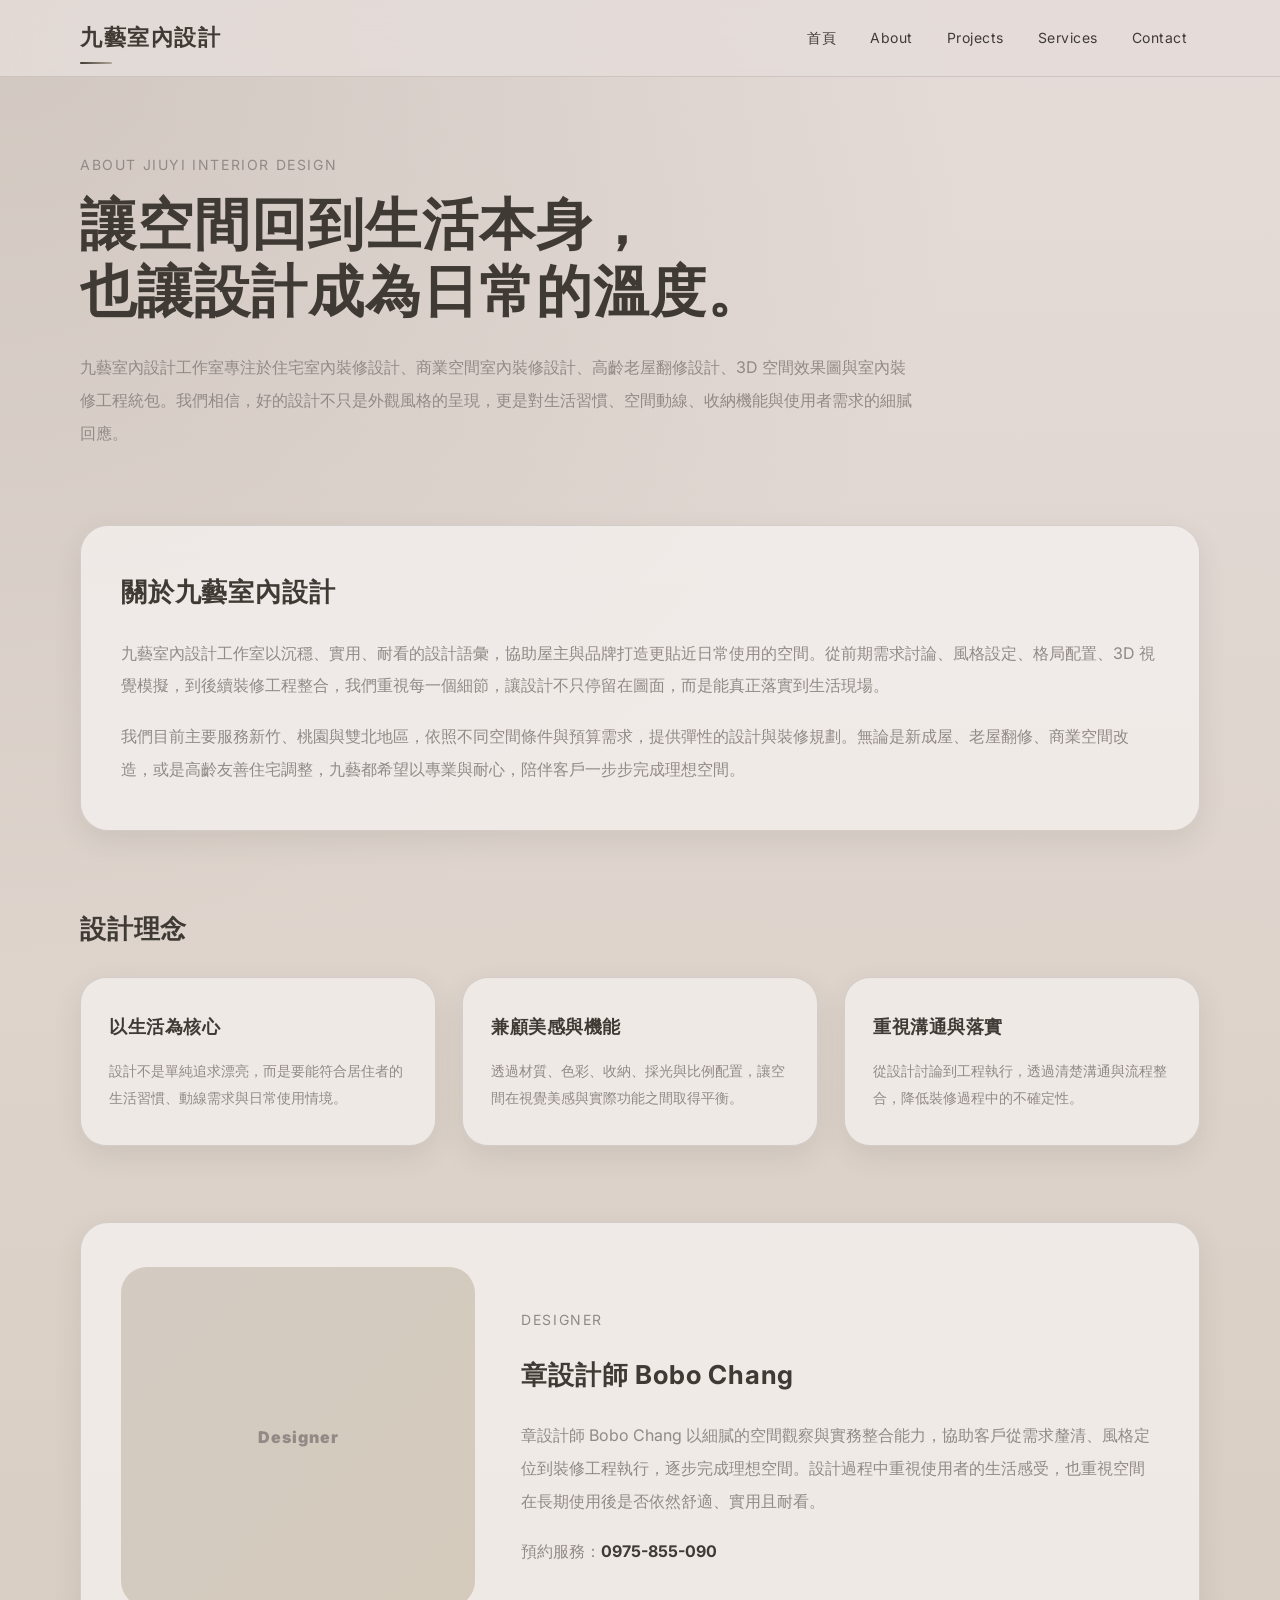
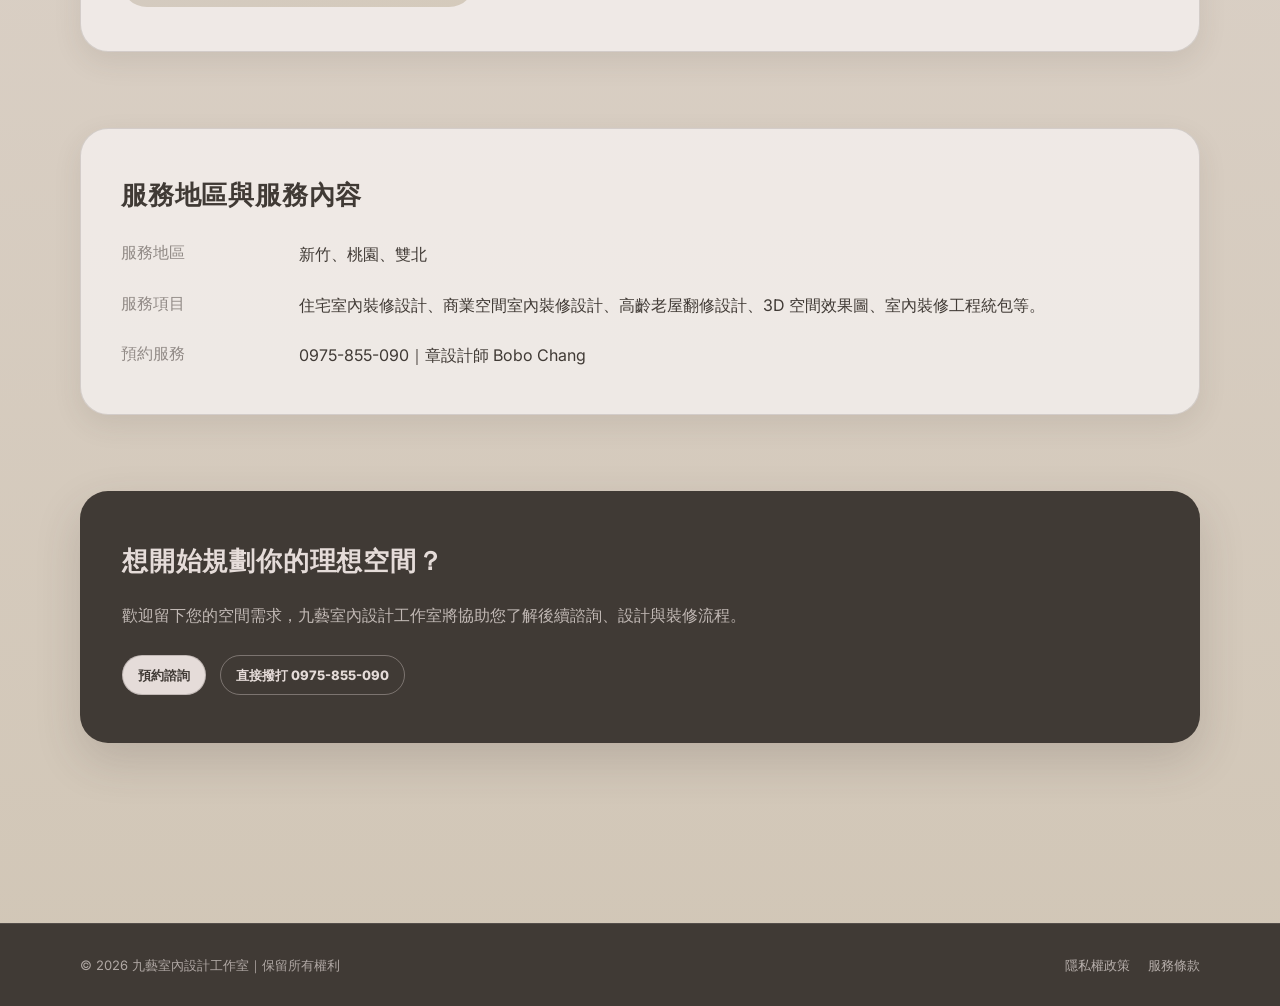
<file: page/about.html>
<!doctype html>
<html lang="zh-Hant">
<head>
  <meta charset="utf-8" />
  <meta name="viewport" content="width=device-width,initial-scale=1" />

  <link href="https://fonts.googleapis.com/css2?family=Inter:wght@400;600;700;800;900&display=swap" rel="stylesheet">

  <title>About｜九藝室內設計工作室</title>

  <link rel="stylesheet" href="../asset/style.css" />
  <link rel="stylesheet" href="../asset/about.css" />
</head>

<body>
  <!-- Header -->
  <header class="site-header">
    <div class="nav-inner">
      <a href="../index.html" class="logo">九藝室內設計</a>

      <nav class="nav-links">
        <a href="../index.html">首頁</a>
        <a href="about.html">About</a>
        <a href="projects.html">Projects</a>
        <a href="services.html">Services</a>
        <a href="contact.html">Contact</a>
      </nav>
    </div>
  </header>

  <!-- Main -->
  <main class="about-page">

    <!-- About Hero -->
    <section class="about-section about-hero">
      <p class="about-label">ABOUT JIUYI INTERIOR DESIGN</p>

      <h1 class="about-title">
        讓空間回到生活本身，<br>
        也讓設計成為日常的溫度。
      </h1>

      <p class="about-desc">
        九藝室內設計工作室專注於住宅室內裝修設計、商業空間室內裝修設計、高齡老屋翻修設計、3D 空間效果圖與室內裝修工程統包。我們相信，好的設計不只是外觀風格的呈現，更是對生活習慣、空間動線、收納機能與使用者需求的細膩回應。
      </p>
    </section>

    <!-- Studio Intro -->
    <section class="about-section about-card">
      <h2>關於九藝室內設計</h2>

      <p>
        九藝室內設計工作室以沉穩、實用、耐看的設計語彙，協助屋主與品牌打造更貼近日常使用的空間。從前期需求討論、風格設定、格局配置、3D 視覺模擬，到後續裝修工程整合，我們重視每一個細節，讓設計不只停留在圖面，而是能真正落實到生活現場。
      </p>

      <p>
        我們目前主要服務新竹、桃園與雙北地區，依照不同空間條件與預算需求，提供彈性的設計與裝修規劃。無論是新成屋、老屋翻修、商業空間改造，或是高齡友善住宅調整，九藝都希望以專業與耐心，陪伴客戶一步步完成理想空間。
      </p>
    </section>

    <!-- Design Philosophy -->
    <section class="about-section">
      <h2 class="about-section-title">設計理念</h2>

      <div class="about-grid-3">
        <article class="about-mini-card">
          <h3>以生活為核心</h3>
          <p>
            設計不是單純追求漂亮，而是要能符合居住者的生活習慣、動線需求與日常使用情境。
          </p>
        </article>

        <article class="about-mini-card">
          <h3>兼顧美感與機能</h3>
          <p>
            透過材質、色彩、收納、採光與比例配置，讓空間在視覺美感與實際功能之間取得平衡。
          </p>
        </article>

        <article class="about-mini-card">
          <h3>重視溝通與落實</h3>
          <p>
            從設計討論到工程執行，透過清楚溝通與流程整合，降低裝修過程中的不確定性。
          </p>
        </article>
      </div>
    </section>

    <!-- Designer -->
    <section class="about-section about-card">
      <div class="about-designer">
        <div class="about-designer-photo">
          Designer
        </div>

        <div class="about-designer-info">
          <p class="about-label">DESIGNER</p>

          <h2>章設計師 Bobo Chang</h2>

          <p>
            章設計師 Bobo Chang 以細膩的空間觀察與實務整合能力，協助客戶從需求釐清、風格定位到裝修工程執行，逐步完成理想空間。設計過程中重視使用者的生活感受，也重視空間在長期使用後是否依然舒適、實用且耐看。
          </p>

          <p>
            預約服務：<strong>0975-855-090</strong>
          </p>
        </div>
      </div>
    </section>

    <!-- Service Area -->
    <section class="about-section about-card">
      <h2>服務地區與服務內容</h2>

      <div class="about-info-grid">
        <div class="about-info-label">服務地區</div>
        <div class="about-info-value">新竹、桃園、雙北</div>

        <div class="about-info-label">服務項目</div>
        <div class="about-info-value">
          住宅室內裝修設計、商業空間室內裝修設計、高齡老屋翻修設計、3D 空間效果圖、室內裝修工程統包等。
        </div>

        <div class="about-info-label">預約服務</div>
        <div class="about-info-value">
          0975-855-090｜章設計師 Bobo Chang
        </div>
      </div>
    </section>

    <!-- CTA -->
    <section class="about-section about-cta">
      <h2>想開始規劃你的理想空間？</h2>

      <p>
        歡迎留下您的空間需求，九藝室內設計工作室將協助您了解後續諮詢、設計與裝修流程。
      </p>

      <div class="about-actions">
        <a href="contact.html" class="btn-primary">
          預約諮詢
        </a>

        <a href="tel:0975855090" class="btn-outline">
          直接撥打 0975-855-090
        </a>
      </div>
    </section>

  </main>

  <!-- Footer -->
  <footer>
    <div class="footer-content">
      <div>© 2026 九藝室內設計工作室｜保留所有權利</div>

      <div>
        <a href="privacy.html">隱私權政策</a>
        <a href="service.html">服務條款</a>
      </div>
    </div>
  </footer>
</body>
</html>
</file>
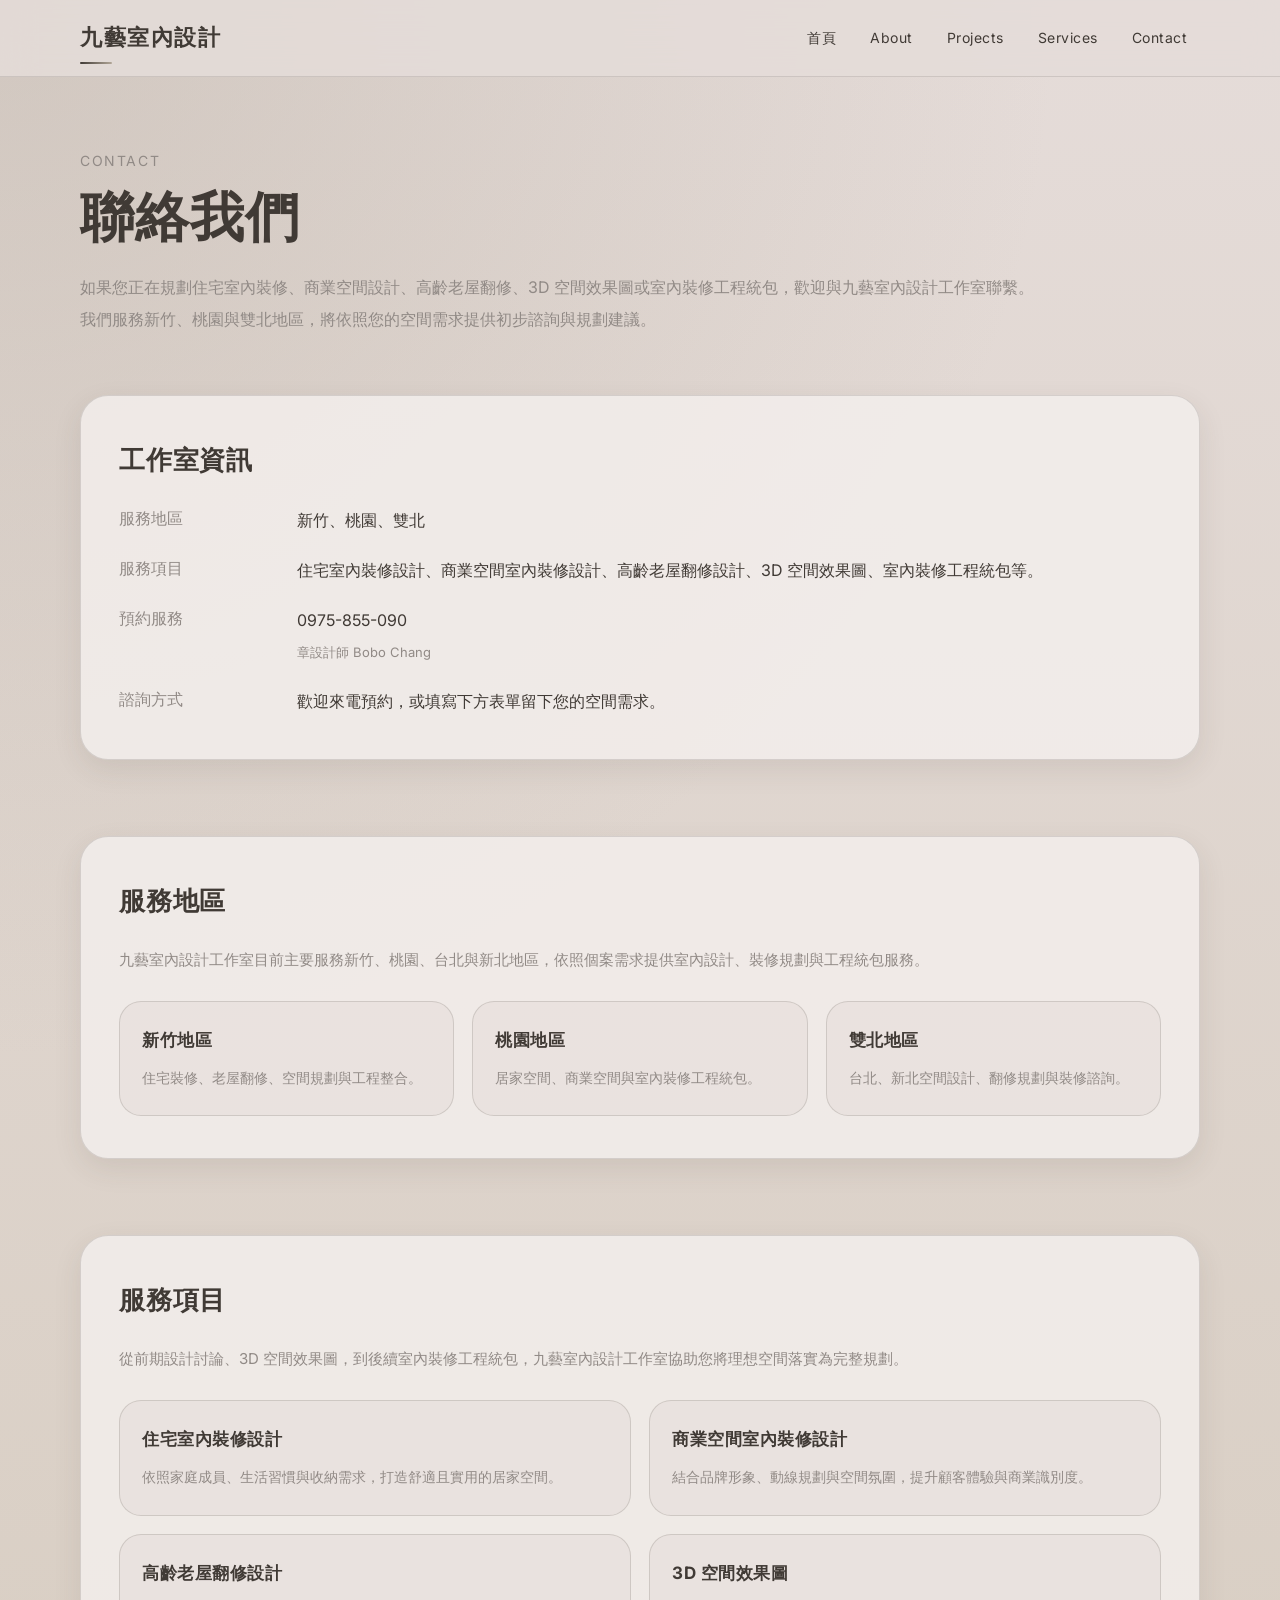
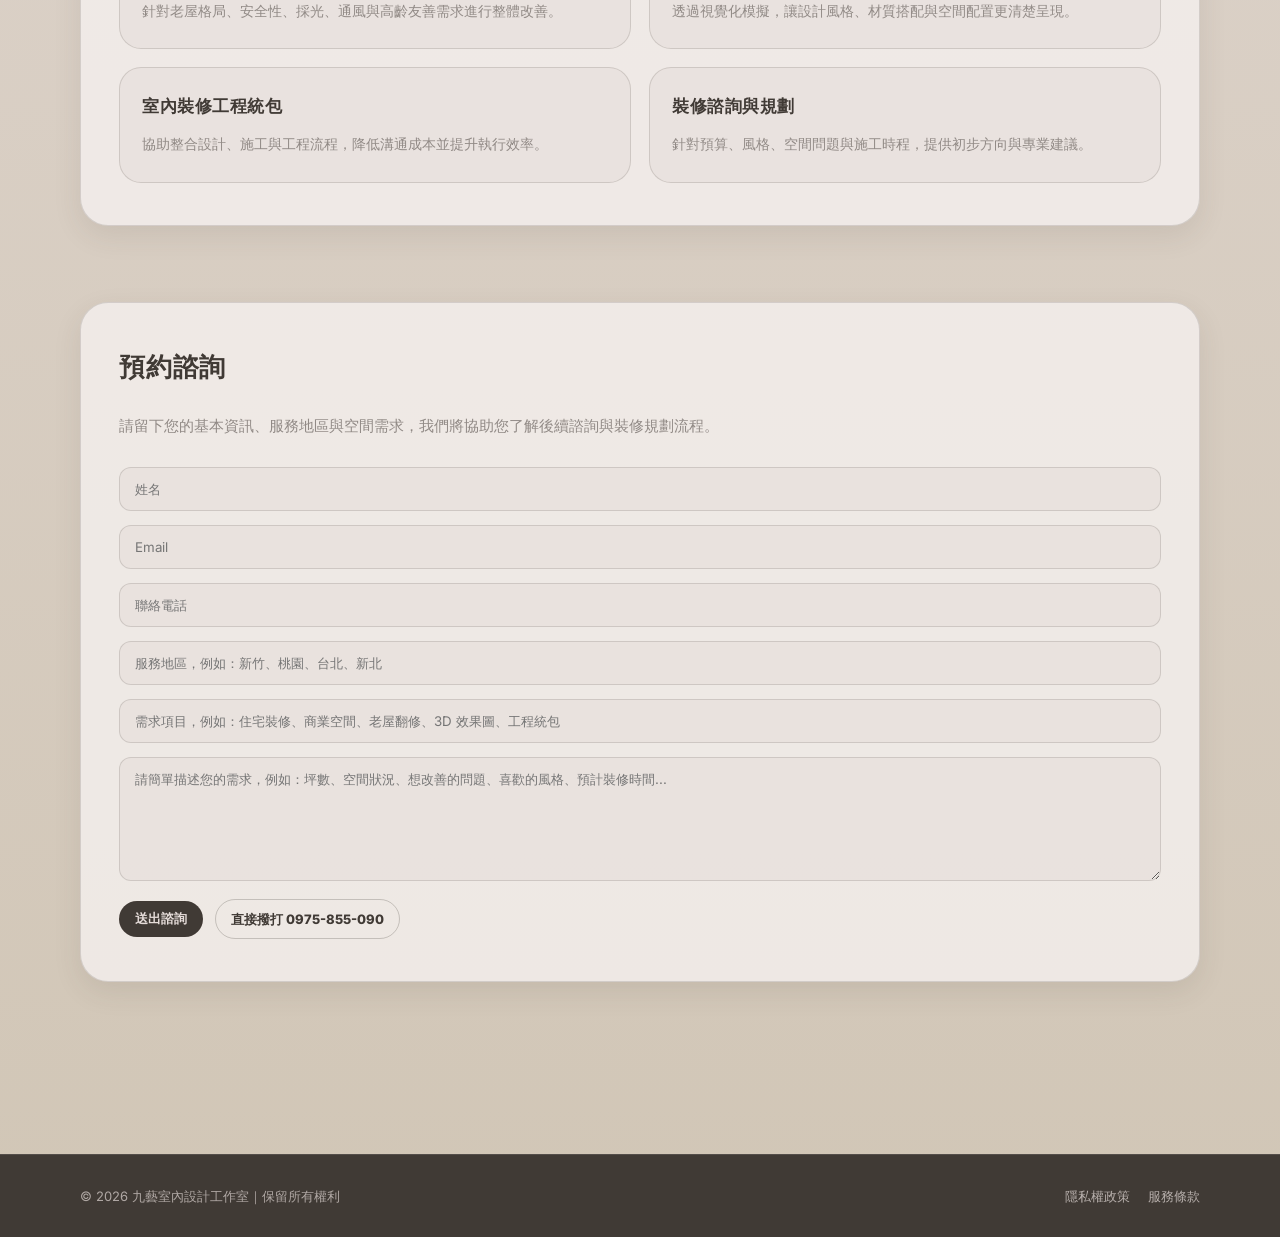
<file: page/contact.html>
<!DOCTYPE html>
<html lang="zh-Hant">
<head>
  <meta charset="UTF-8" />
  <meta name="viewport" content="width=device-width, initial-scale=1.0" />

  <link href="https://fonts.googleapis.com/css2?family=Inter:wght@400;600;700;800;900&display=swap" rel="stylesheet">

  <title>Contact｜九藝室內設計工作室</title>

  <link rel="stylesheet" href="../asset/style.css" />
  <link rel="stylesheet" href="../asset/contact.css" />
</head>

<body>
  <!-- Header -->
  <header class="site-header">
    <div class="nav-inner">
      <a href="../index.html" class="logo">九藝室內設計</a>

      <nav class="nav-links">
        <a href="../index.html">首頁</a>
        <a href="about.html">About</a>
        <a href="projects.html">Projects</a>
        <a href="services.html">Services</a>
        <a href="contact.html">Contact</a>
      </nav>
    </div>
  </header>

  <main class="contact-page">

    <!-- Page Header -->
    <section class="contact-hero">
      <p class="contact-label">Contact</p>

      <h1 class="contact-title">聯絡我們</h1>

      <p class="contact-desc">
        如果您正在規劃住宅室內裝修、商業空間設計、高齡老屋翻修、3D 空間效果圖或室內裝修工程統包，歡迎與九藝室內設計工作室聯繫。<br>
        我們服務新竹、桃園與雙北地區，將依照您的空間需求提供初步諮詢與規劃建議。
      </p>
    </section>

    <!-- Studio Info -->
    <section class="contact-section contact-card">
      <h2>工作室資訊</h2>

      <div class="contact-info-grid">
        <div class="contact-info-label">服務地區</div>
        <div class="contact-info-value">新竹、桃園、雙北</div>

        <div class="contact-info-label">服務項目</div>
        <div class="contact-info-value">
          住宅室內裝修設計、商業空間室內裝修設計、高齡老屋翻修設計、3D 空間效果圖、室內裝修工程統包等。
        </div>

        <div class="contact-info-label">預約服務</div>
        <div class="contact-info-value">
          0975-855-090<br>
          <span>章設計師 Bobo Chang</span>
        </div>

        <div class="contact-info-label">諮詢方式</div>
        <div class="contact-info-value">
          歡迎來電預約，或填寫下方表單留下您的空間需求。
        </div>
      </div>
    </section>

    <!-- Service Area -->
    <section class="contact-section contact-card">
      <h2>服務地區</h2>

      <p class="contact-section-desc">
        九藝室內設計工作室目前主要服務新竹、桃園、台北與新北地區，依照個案需求提供室內設計、裝修規劃與工程統包服務。
      </p>

      <div class="contact-area-grid">
        <article class="contact-mini-card">
          <h3>新竹地區</h3>
          <p>住宅裝修、老屋翻修、空間規劃與工程整合。</p>
        </article>

        <article class="contact-mini-card">
          <h3>桃園地區</h3>
          <p>居家空間、商業空間與室內裝修工程統包。</p>
        </article>

        <article class="contact-mini-card">
          <h3>雙北地區</h3>
          <p>台北、新北空間設計、翻修規劃與裝修諮詢。</p>
        </article>
      </div>
    </section>

    <!-- Services -->
    <section class="contact-section contact-card">
      <h2>服務項目</h2>

      <p class="contact-section-desc">
        從前期設計討論、3D 空間效果圖，到後續室內裝修工程統包，九藝室內設計工作室協助您將理想空間落實為完整規劃。
      </p>

      <div class="contact-service-grid">
        <article class="contact-mini-card">
          <h3>住宅室內裝修設計</h3>
          <p>依照家庭成員、生活習慣與收納需求，打造舒適且實用的居家空間。</p>
        </article>

        <article class="contact-mini-card">
          <h3>商業空間室內裝修設計</h3>
          <p>結合品牌形象、動線規劃與空間氛圍，提升顧客體驗與商業識別度。</p>
        </article>

        <article class="contact-mini-card">
          <h3>高齡老屋翻修設計</h3>
          <p>針對老屋格局、安全性、採光、通風與高齡友善需求進行整體改善。</p>
        </article>

        <article class="contact-mini-card">
          <h3>3D 空間效果圖</h3>
          <p>透過視覺化模擬，讓設計風格、材質搭配與空間配置更清楚呈現。</p>
        </article>

        <article class="contact-mini-card">
          <h3>室內裝修工程統包</h3>
          <p>協助整合設計、施工與工程流程，降低溝通成本並提升執行效率。</p>
        </article>

        <article class="contact-mini-card">
          <h3>裝修諮詢與規劃</h3>
          <p>針對預算、風格、空間問題與施工時程，提供初步方向與專業建議。</p>
        </article>
      </div>
    </section>

    <!-- Contact Form -->
    <section class="contact-section contact-card">
      <h2>預約諮詢</h2>

      <p class="contact-section-desc">
        請留下您的基本資訊、服務地區與空間需求，我們將協助您了解後續諮詢與裝修規劃流程。
      </p>

      <form class="contact-form" action="#">
        <input type="text" placeholder="姓名" />
        <input type="email" placeholder="Email" />
        <input type="tel" placeholder="聯絡電話" />
        <input type="text" placeholder="服務地區，例如：新竹、桃園、台北、新北" />
        <input type="text" placeholder="需求項目，例如：住宅裝修、商業空間、老屋翻修、3D 效果圖、工程統包" />

        <textarea
          rows="6"
          placeholder="請簡單描述您的需求，例如：坪數、空間狀況、想改善的問題、喜歡的風格、預計裝修時間..."
        ></textarea>

        <div class="contact-actions">
          <button type="button" class="btn-primary">
            送出諮詢
          </button>

          <a href="tel:0975855090" class="btn-outline">
            直接撥打 0975-855-090
          </a>
        </div>
      </form>
    </section>
  </main>

  <!-- Footer -->
  <footer>
    <div class="footer-content">
      <p>© 2026 九藝室內設計工作室｜保留所有權利</p>
      <div>
        <a href="privacy.html">隱私權政策</a>
        <a href="service.html">服務條款</a>
      </div>
    </div>
  </footer>
</body>
</html>
</file>
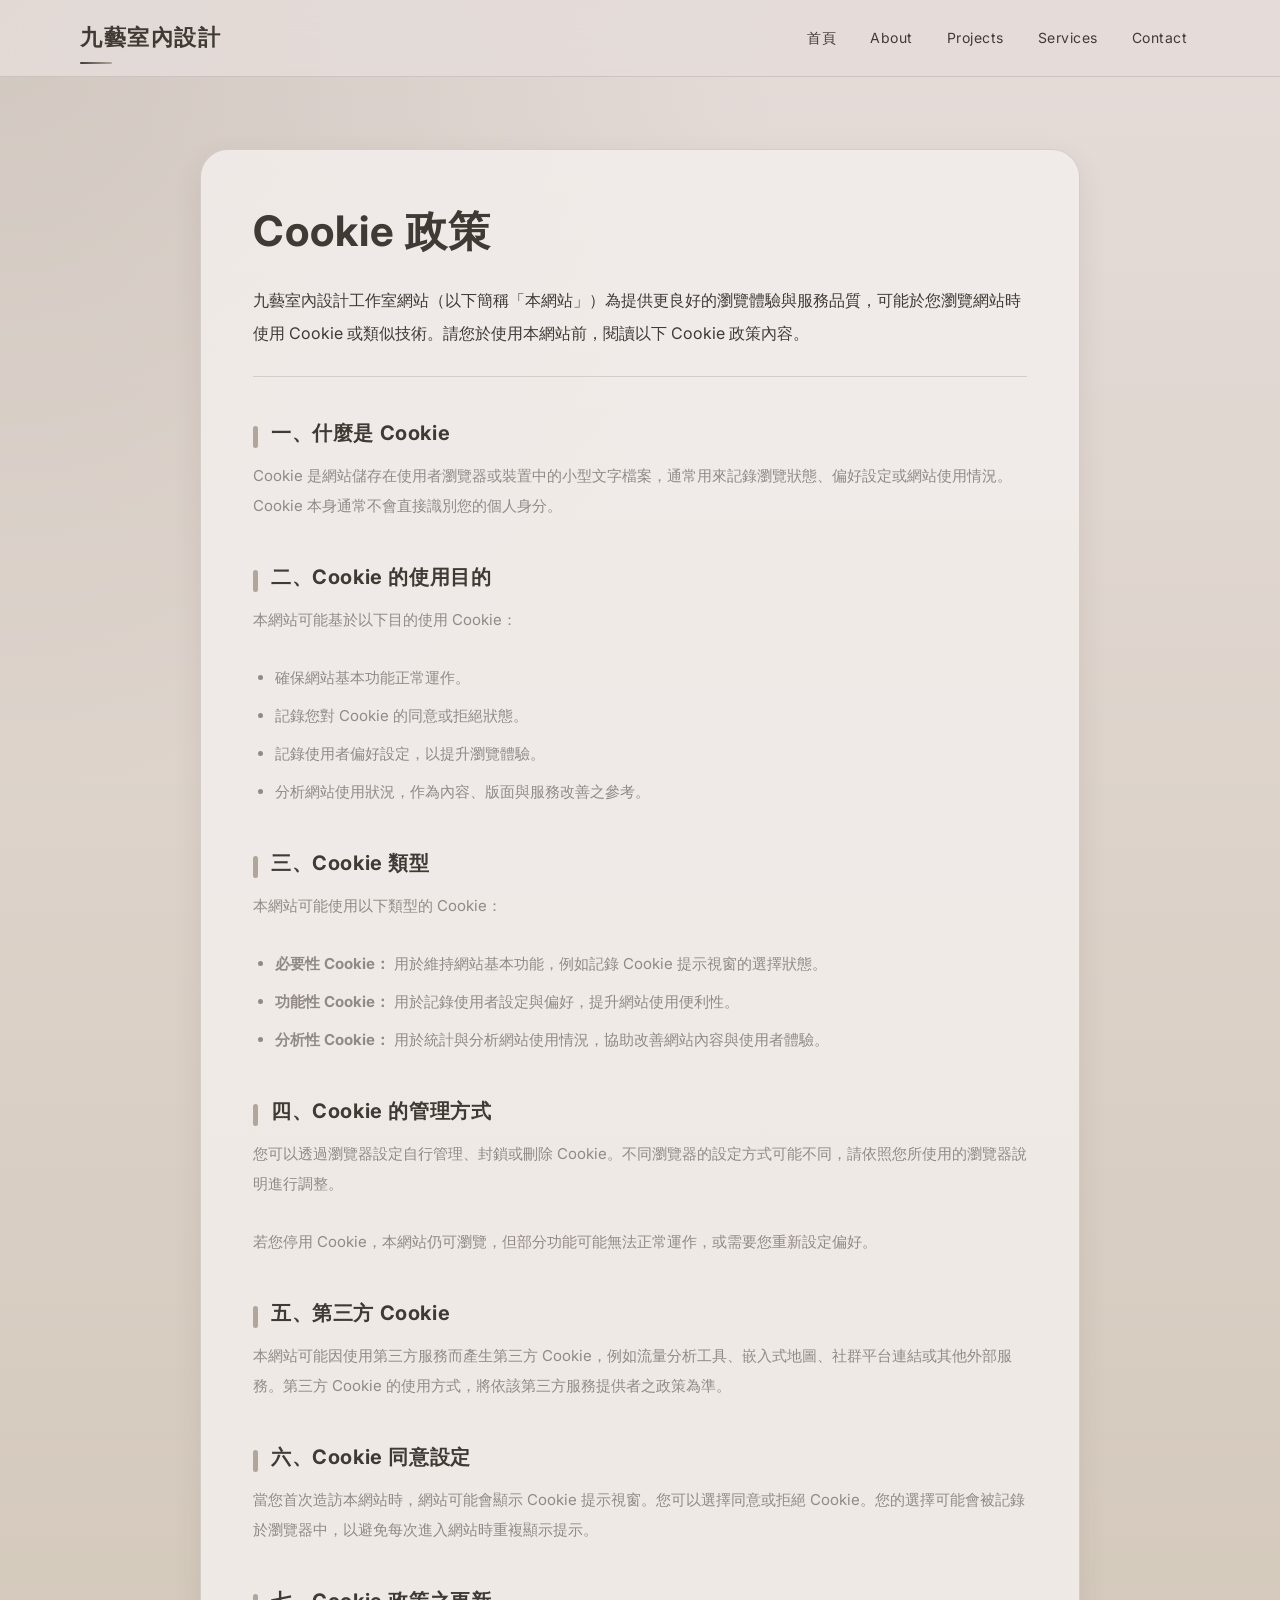
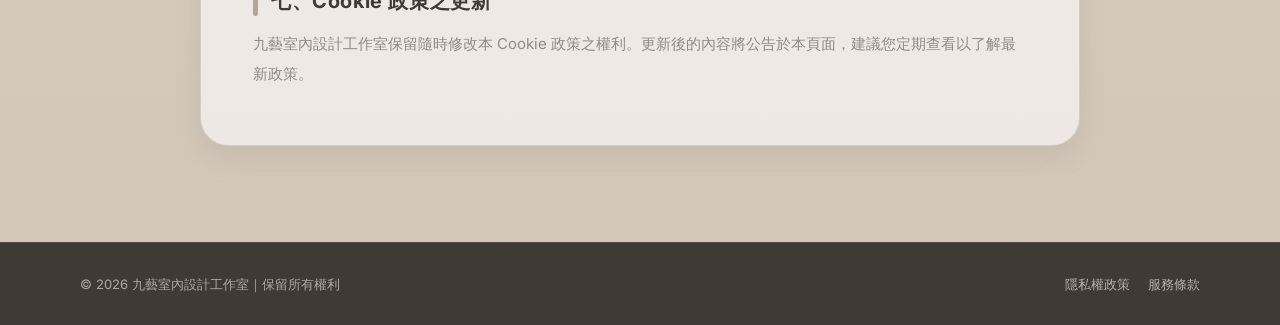
<file: page/cookie.html>
<!doctype html>
<html lang="zh-Hant">
<head>
  <meta charset="utf-8" />
  <meta name="viewport" content="width=device-width,initial-scale=1" />

  <link href="https://fonts.googleapis.com/css2?family=Inter:wght@400;600;700;800&display=swap" rel="stylesheet">

  <title>Cookie 政策｜九藝室內設計工作室</title>

  <link rel="stylesheet" href="../asset/style.css" />
  <link rel="stylesheet" href="../asset/policy.css" />
</head>

<body>
  <!-- Header -->
  <header class="site-header">
    <div class="nav-inner">
      <a href="../index.html" class="logo">九藝室內設計</a>

      <nav class="nav-links">
        <a href="../index.html">首頁</a>
        <a href="about.html">About</a>
        <a href="projects.html">Projects</a>
        <a href="services.html">Services</a>
        <a href="contact.html">Contact</a>
      </nav>
    </div>
  </header>

  <!-- Main -->
  <main class="page">
    <section class="policy-page">
      <h1>Cookie 政策</h1>

      <p>
        九藝室內設計工作室網站（以下簡稱「本網站」）為提供更良好的瀏覽體驗與服務品質，可能於您瀏覽網站時使用 Cookie 或類似技術。請您於使用本網站前，閱讀以下 Cookie 政策內容。
      </p>

      <h2>一、什麼是 Cookie</h2>
      <p>
        Cookie 是網站儲存在使用者瀏覽器或裝置中的小型文字檔案，通常用來記錄瀏覽狀態、偏好設定或網站使用情況。Cookie 本身通常不會直接識別您的個人身分。
      </p>

      <h2>二、Cookie 的使用目的</h2>
      <p>本網站可能基於以下目的使用 Cookie：</p>

      <ul>
        <li>確保網站基本功能正常運作。</li>
        <li>記錄您對 Cookie 的同意或拒絕狀態。</li>
        <li>記錄使用者偏好設定，以提升瀏覽體驗。</li>
        <li>分析網站使用狀況，作為內容、版面與服務改善之參考。</li>
      </ul>

      <h2>三、Cookie 類型</h2>
      <p>本網站可能使用以下類型的 Cookie：</p>

      <ul>
        <li>
          <strong>必要性 Cookie：</strong>
          用於維持網站基本功能，例如記錄 Cookie 提示視窗的選擇狀態。
        </li>
        <li>
          <strong>功能性 Cookie：</strong>
          用於記錄使用者設定與偏好，提升網站使用便利性。
        </li>
        <li>
          <strong>分析性 Cookie：</strong>
          用於統計與分析網站使用情況，協助改善網站內容與使用者體驗。
        </li>
      </ul>

      <h2>四、Cookie 的管理方式</h2>
      <p>
        您可以透過瀏覽器設定自行管理、封鎖或刪除 Cookie。不同瀏覽器的設定方式可能不同，請依照您所使用的瀏覽器說明進行調整。
      </p>

      <p>
        若您停用 Cookie，本網站仍可瀏覽，但部分功能可能無法正常運作，或需要您重新設定偏好。
      </p>

      <h2>五、第三方 Cookie</h2>
      <p>
        本網站可能因使用第三方服務而產生第三方 Cookie，例如流量分析工具、嵌入式地圖、社群平台連結或其他外部服務。第三方 Cookie 的使用方式，將依該第三方服務提供者之政策為準。
      </p>

      <h2>六、Cookie 同意設定</h2>
      <p>
        當您首次造訪本網站時，網站可能會顯示 Cookie 提示視窗。您可以選擇同意或拒絕 Cookie。您的選擇可能會被記錄於瀏覽器中，以避免每次進入網站時重複顯示提示。
      </p>

      <h2>七、Cookie 政策之更新</h2>
      <p>
        九藝室內設計工作室保留隨時修改本 Cookie 政策之權利。更新後的內容將公告於本頁面，建議您定期查看以了解最新政策。
      </p>
    </section>
  </main>

  <!-- Footer -->
  <footer>
    <div class="footer-content">
      <div>© <span id="y"></span> 九藝室內設計工作室｜保留所有權利</div>

      <div>
        <a href="privacy.html">隱私權政策</a>
        <a href="service.html">服務條款</a>
      </div>
    </div>
  </footer>

  <script>
    document.getElementById('y').textContent = new Date().getFullYear();
  </script>
</body>
</html>
</file>
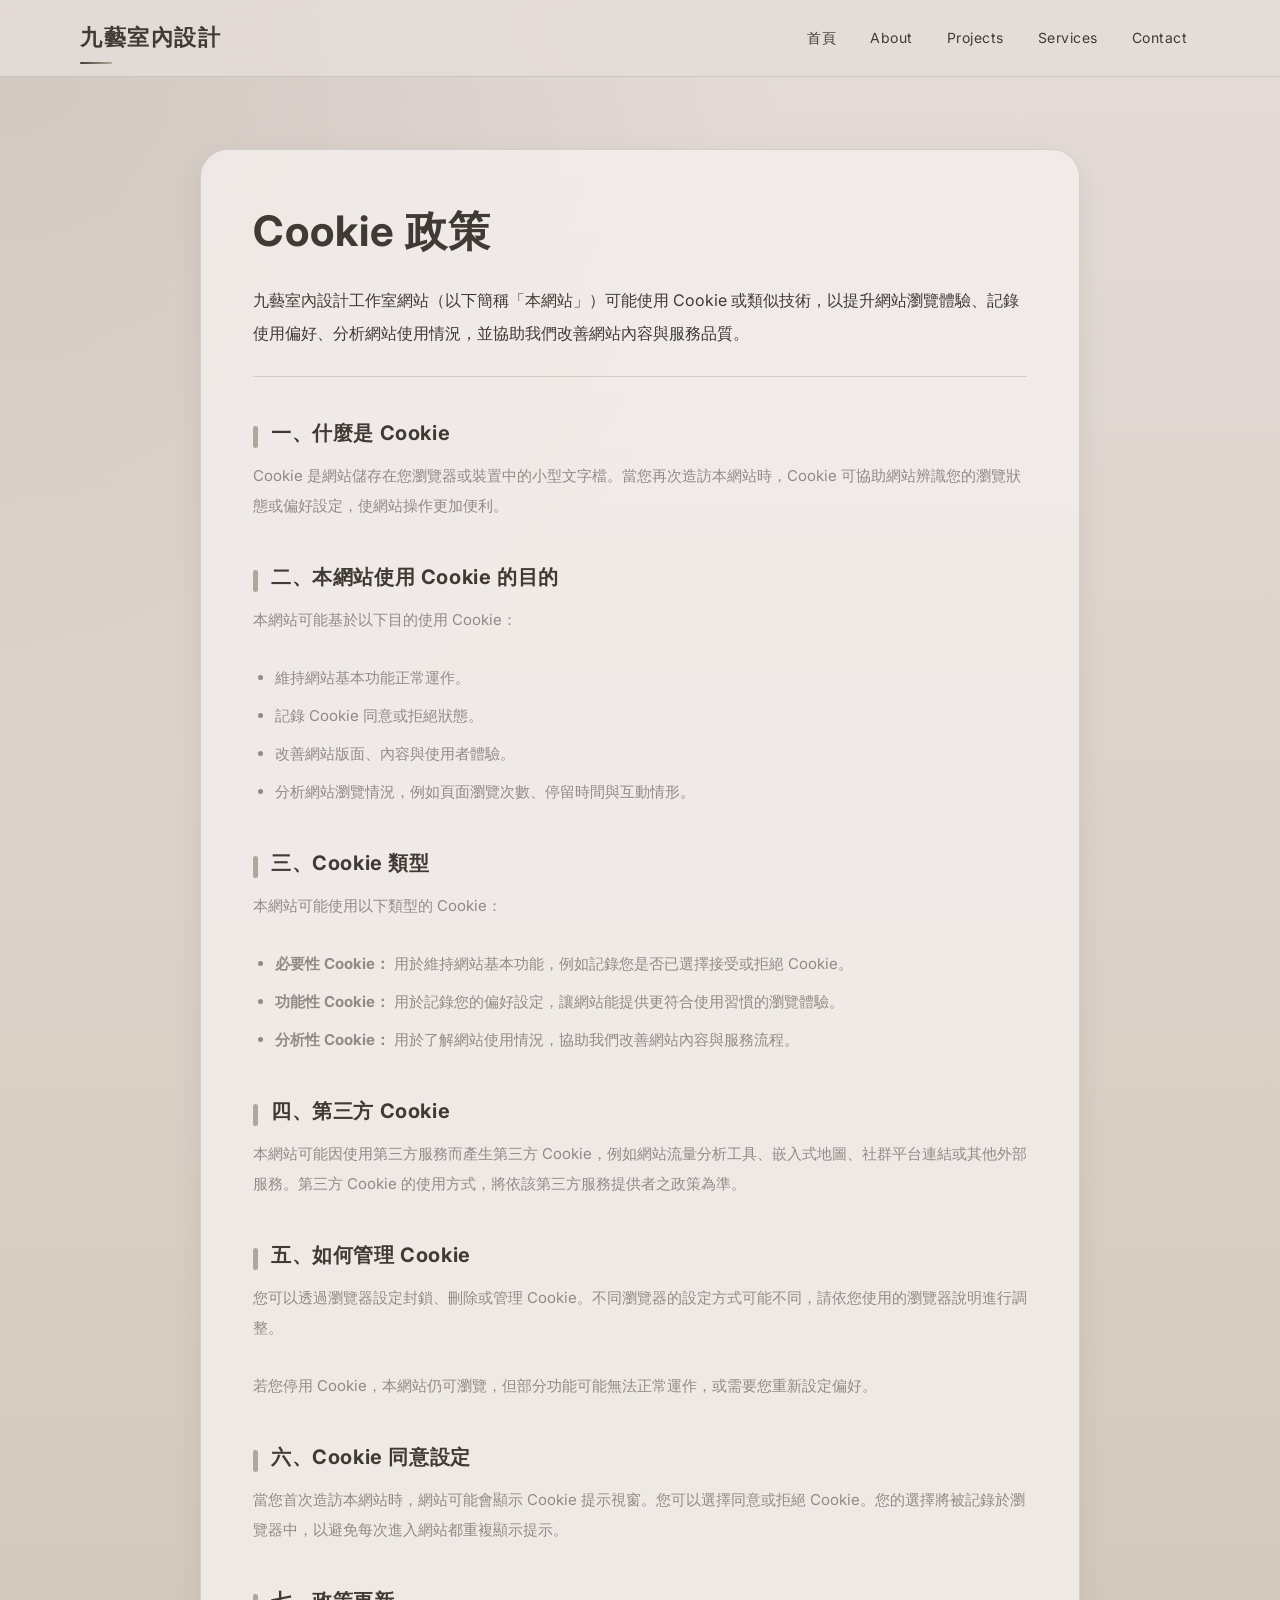
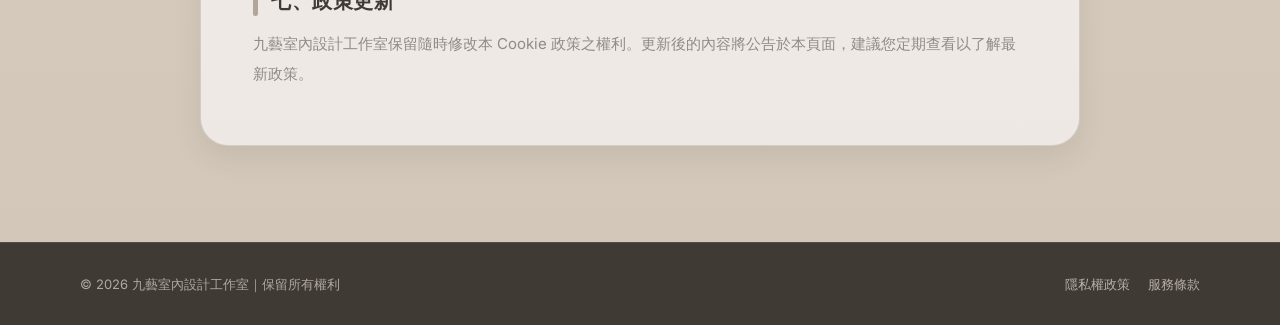
<file: page/privacy.html>
<!doctype html>
<html lang="zh-Hant">
<head>
  <meta charset="utf-8" />
  <meta name="viewport" content="width=device-width,initial-scale=1" />

  <link href="https://fonts.googleapis.com/css2?family=Inter:wght@400;600;700;800&display=swap" rel="stylesheet">

  <title>Cookie 政策｜九藝室內設計工作室</title>

  <link rel="stylesheet" href="../asset/style.css" />
  <link rel="stylesheet" href="../asset/policy.css" />
</head>

<body>
  <!-- Header -->
  <header class="site-header">
    <div class="nav-inner">
      <a href="../index.html" class="logo">九藝室內設計</a>

      <nav class="nav-links">
        <a href="../index.html">首頁</a>
        <a href="about.html">About</a>
        <a href="projects.html">Projects</a>
        <a href="services.html">Services</a>
        <a href="contact.html">Contact</a>
      </nav>
    </div>
  </header>

  <!-- Main -->
  <main class="page">
    <section class="policy-page">
      <h1>Cookie 政策</h1>

      <p>
        九藝室內設計工作室網站（以下簡稱「本網站」）可能使用 Cookie 或類似技術，以提升網站瀏覽體驗、記錄使用偏好、分析網站使用情況，並協助我們改善網站內容與服務品質。
      </p>

      <h2>一、什麼是 Cookie</h2>
      <p>
        Cookie 是網站儲存在您瀏覽器或裝置中的小型文字檔。當您再次造訪本網站時，Cookie 可協助網站辨識您的瀏覽狀態或偏好設定，使網站操作更加便利。
      </p>

      <h2>二、本網站使用 Cookie 的目的</h2>
      <p>本網站可能基於以下目的使用 Cookie：</p>

      <ul>
        <li>維持網站基本功能正常運作。</li>
        <li>記錄 Cookie 同意或拒絕狀態。</li>
        <li>改善網站版面、內容與使用者體驗。</li>
        <li>分析網站瀏覽情況，例如頁面瀏覽次數、停留時間與互動情形。</li>
      </ul>

      <h2>三、Cookie 類型</h2>

      <p>
        本網站可能使用以下類型的 Cookie：
      </p>

      <ul>
        <li>
          <strong>必要性 Cookie：</strong>
          用於維持網站基本功能，例如記錄您是否已選擇接受或拒絕 Cookie。
        </li>

        <li>
          <strong>功能性 Cookie：</strong>
          用於記錄您的偏好設定，讓網站能提供更符合使用習慣的瀏覽體驗。
        </li>

        <li>
          <strong>分析性 Cookie：</strong>
          用於了解網站使用情況，協助我們改善網站內容與服務流程。
        </li>
      </ul>

      <h2>四、第三方 Cookie</h2>
      <p>
        本網站可能因使用第三方服務而產生第三方 Cookie，例如網站流量分析工具、嵌入式地圖、社群平台連結或其他外部服務。第三方 Cookie 的使用方式，將依該第三方服務提供者之政策為準。
      </p>

      <h2>五、如何管理 Cookie</h2>
      <p>
        您可以透過瀏覽器設定封鎖、刪除或管理 Cookie。不同瀏覽器的設定方式可能不同，請依您使用的瀏覽器說明進行調整。
      </p>

      <p>
        若您停用 Cookie，本網站仍可瀏覽，但部分功能可能無法正常運作，或需要您重新設定偏好。
      </p>

      <h2>六、Cookie 同意設定</h2>
      <p>
        當您首次造訪本網站時，網站可能會顯示 Cookie 提示視窗。您可以選擇同意或拒絕 Cookie。您的選擇將被記錄於瀏覽器中，以避免每次進入網站都重複顯示提示。
      </p>

      <h2>七、政策更新</h2>
      <p>
        九藝室內設計工作室保留隨時修改本 Cookie 政策之權利。更新後的內容將公告於本頁面，建議您定期查看以了解最新政策。
      </p>
    </section>
  </main>

  <!-- Footer -->
  <footer>
    <div class="footer-content">
      <div>© <span id="y"></span> 九藝室內設計工作室｜保留所有權利</div>

      <div>
        <a href="privacy.html">隱私權政策</a>
        <a href="service.html">服務條款</a>
      </div>
    </div>
  </footer>

  <script>
    document.getElementById('y').textContent = new Date().getFullYear();
  </script>
</body>
</html>
</file>
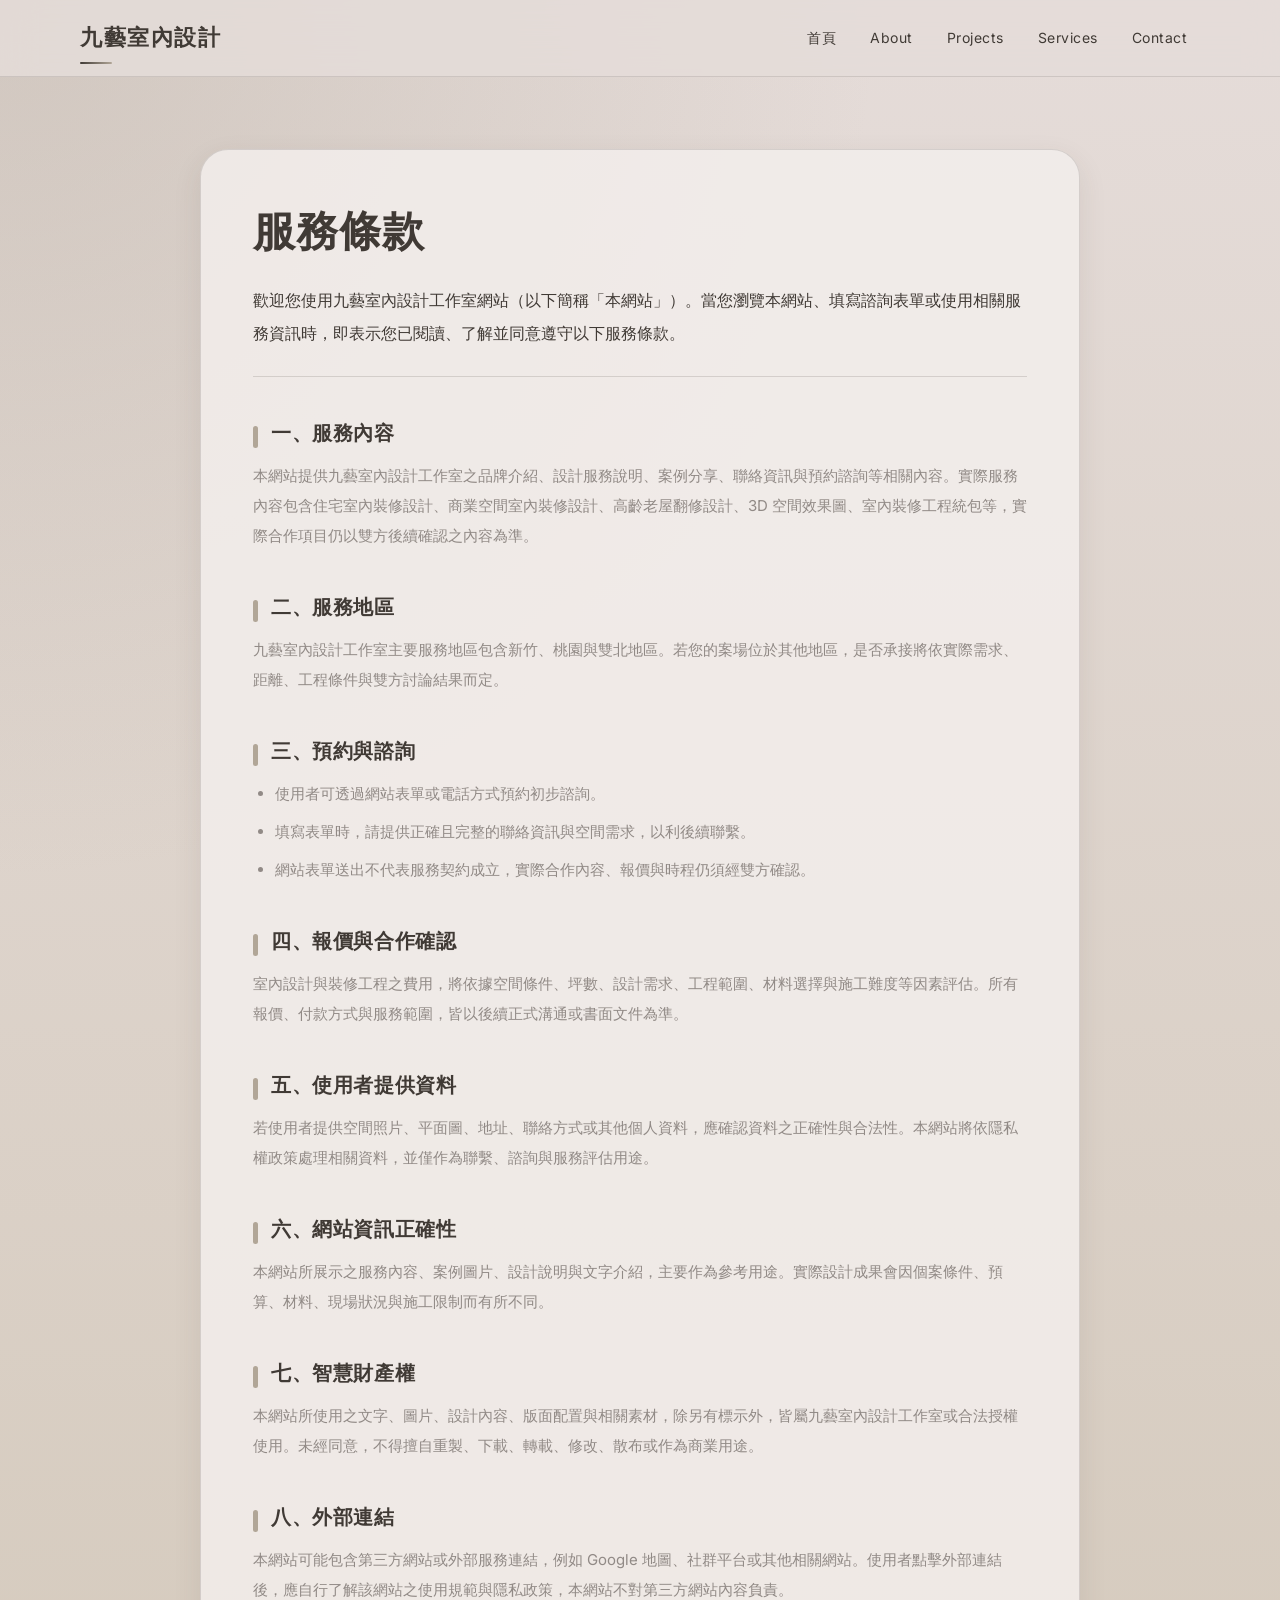
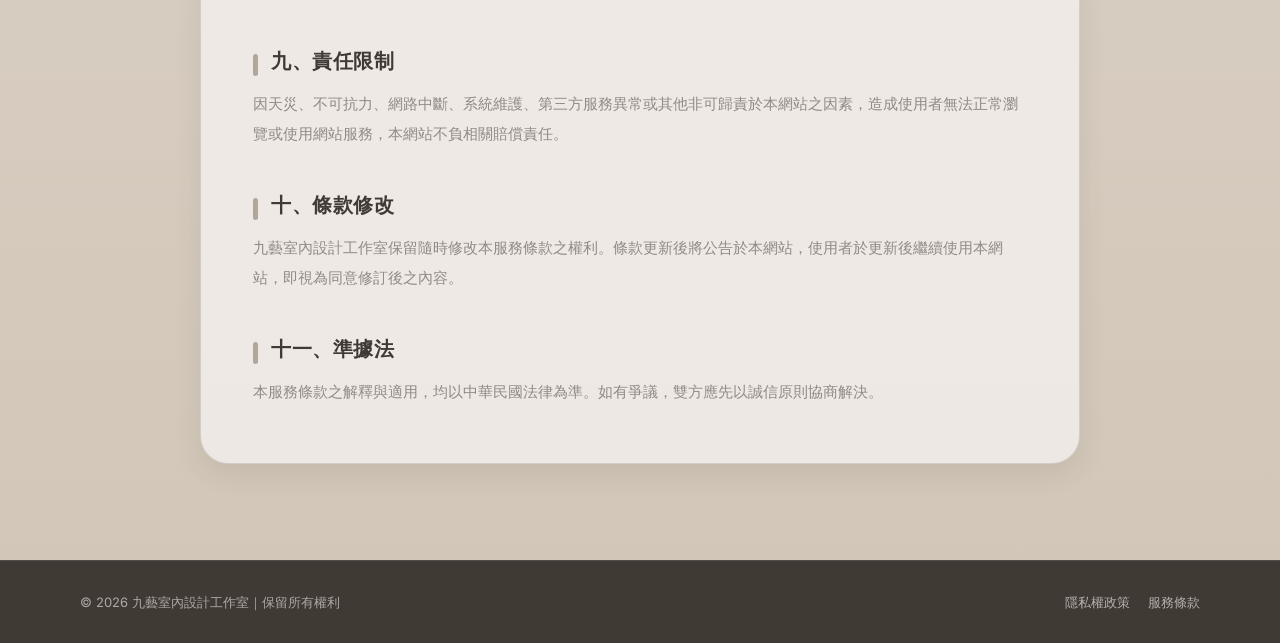
<file: page/service.html>
<!doctype html>
<html lang="zh-Hant">
<head>
  <meta charset="utf-8" />
  <meta name="viewport" content="width=device-width,initial-scale=1" />
  <link href="https://fonts.googleapis.com/css2?family=Inter:wght@400;600;700;800&display=swap" rel="stylesheet">

  <title>服務條款｜九藝室內設計工作室</title>

  <link rel="stylesheet" href="../asset/style.css" />
  <link rel="stylesheet" href="../asset/policy.css" />
</head>

<body>
  <!-- Header -->
  <header class="site-header">
    <div class="nav-inner">
      <a href="../index.html" class="logo">九藝室內設計</a>

      <nav class="nav-links">
        <a href="../index.html">首頁</a>
        <a href="about.html">About</a>
        <a href="projects.html">Projects</a>
        <a href="services.html">Services</a>
        <a href="contact.html">Contact</a>
      </nav>
    </div>
  </header>

  <!-- Main -->
  <main class="page">
    <section class="policy-page">
      <h1>服務條款</h1>

      <p>
        歡迎您使用九藝室內設計工作室網站（以下簡稱「本網站」）。當您瀏覽本網站、填寫諮詢表單或使用相關服務資訊時，即表示您已閱讀、了解並同意遵守以下服務條款。
      </p>

      <h2>一、服務內容</h2>
      <p>
        本網站提供九藝室內設計工作室之品牌介紹、設計服務說明、案例分享、聯絡資訊與預約諮詢等相關內容。實際服務內容包含住宅室內裝修設計、商業空間室內裝修設計、高齡老屋翻修設計、3D 空間效果圖、室內裝修工程統包等，實際合作項目仍以雙方後續確認之內容為準。
      </p>

      <h2>二、服務地區</h2>
      <p>
        九藝室內設計工作室主要服務地區包含新竹、桃園與雙北地區。若您的案場位於其他地區，是否承接將依實際需求、距離、工程條件與雙方討論結果而定。
      </p>

      <h2>三、預約與諮詢</h2>
      <ul>
        <li>使用者可透過網站表單或電話方式預約初步諮詢。</li>
        <li>填寫表單時，請提供正確且完整的聯絡資訊與空間需求，以利後續聯繫。</li>
        <li>網站表單送出不代表服務契約成立，實際合作內容、報價與時程仍須經雙方確認。</li>
      </ul>

      <h2>四、報價與合作確認</h2>
      <p>
        室內設計與裝修工程之費用，將依據空間條件、坪數、設計需求、工程範圍、材料選擇與施工難度等因素評估。所有報價、付款方式與服務範圍，皆以後續正式溝通或書面文件為準。
      </p>

      <h2>五、使用者提供資料</h2>
      <p>
        若使用者提供空間照片、平面圖、地址、聯絡方式或其他個人資料，應確認資料之正確性與合法性。本網站將依隱私權政策處理相關資料，並僅作為聯繫、諮詢與服務評估用途。
      </p>

      <h2>六、網站資訊正確性</h2>
      <p>
        本網站所展示之服務內容、案例圖片、設計說明與文字介紹，主要作為參考用途。實際設計成果會因個案條件、預算、材料、現場狀況與施工限制而有所不同。
      </p>

      <h2>七、智慧財產權</h2>
      <p>
        本網站所使用之文字、圖片、設計內容、版面配置與相關素材，除另有標示外，皆屬九藝室內設計工作室或合法授權使用。未經同意，不得擅自重製、下載、轉載、修改、散布或作為商業用途。
      </p>

      <h2>八、外部連結</h2>
      <p>
        本網站可能包含第三方網站或外部服務連結，例如 Google 地圖、社群平台或其他相關網站。使用者點擊外部連結後，應自行了解該網站之使用規範與隱私政策，本網站不對第三方網站內容負責。
      </p>

      <h2>九、責任限制</h2>
      <p>
        因天災、不可抗力、網路中斷、系統維護、第三方服務異常或其他非可歸責於本網站之因素，造成使用者無法正常瀏覽或使用網站服務，本網站不負相關賠償責任。
      </p>

      <h2>十、條款修改</h2>
      <p>
        九藝室內設計工作室保留隨時修改本服務條款之權利。條款更新後將公告於本網站，使用者於更新後繼續使用本網站，即視為同意修訂後之內容。
      </p>

      <h2>十一、準據法</h2>
      <p>
        本服務條款之解釋與適用，均以中華民國法律為準。如有爭議，雙方應先以誠信原則協商解決。
      </p>
    </section>
  </main>

  <!-- Footer -->
  <footer>
    <div class="footer-content">
      <div>© <span id="y"></span> 九藝室內設計工作室｜保留所有權利</div>
      <div>
        <a href="privacy.html">隱私權政策</a>
        <a href="service.html">服務條款</a>
      </div>
    </div>
  </footer>

  <script>
    document.getElementById('y').textContent = new Date().getFullYear();
  </script>
</body>
</html>
</file>
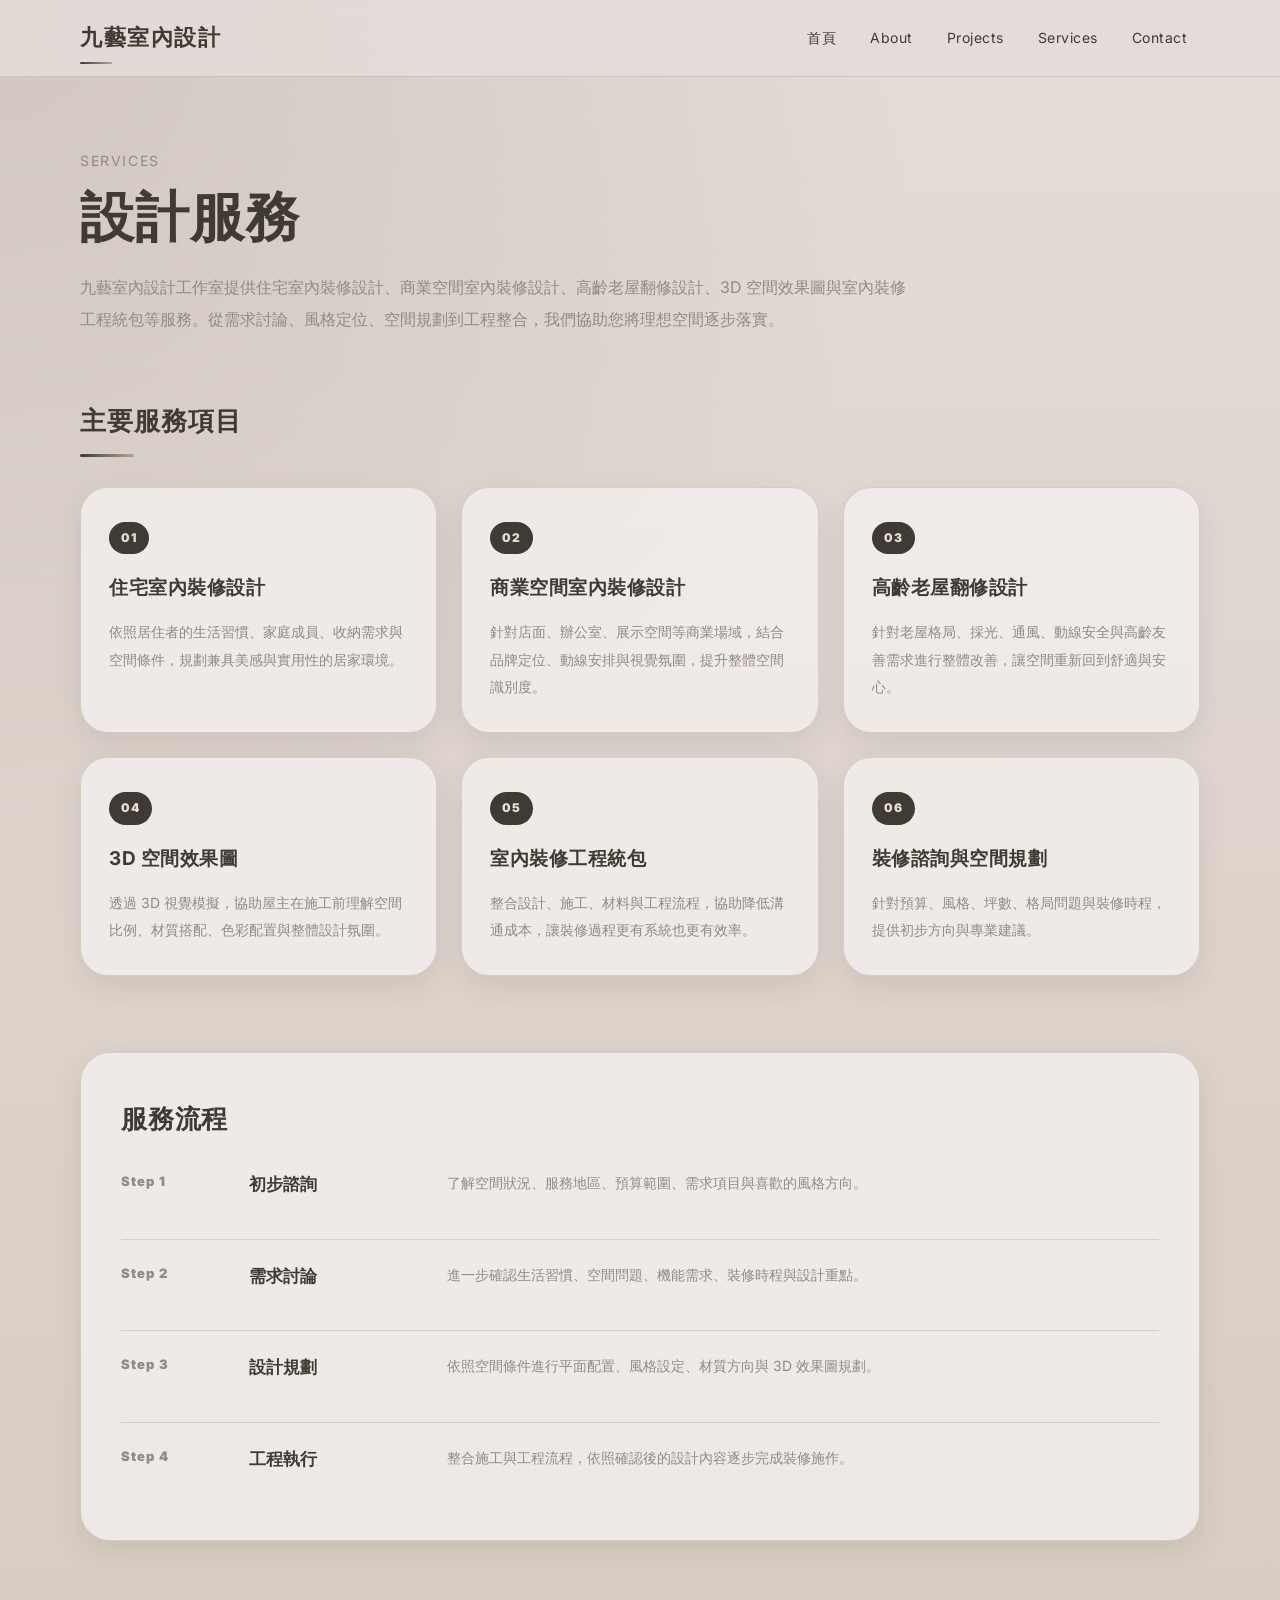
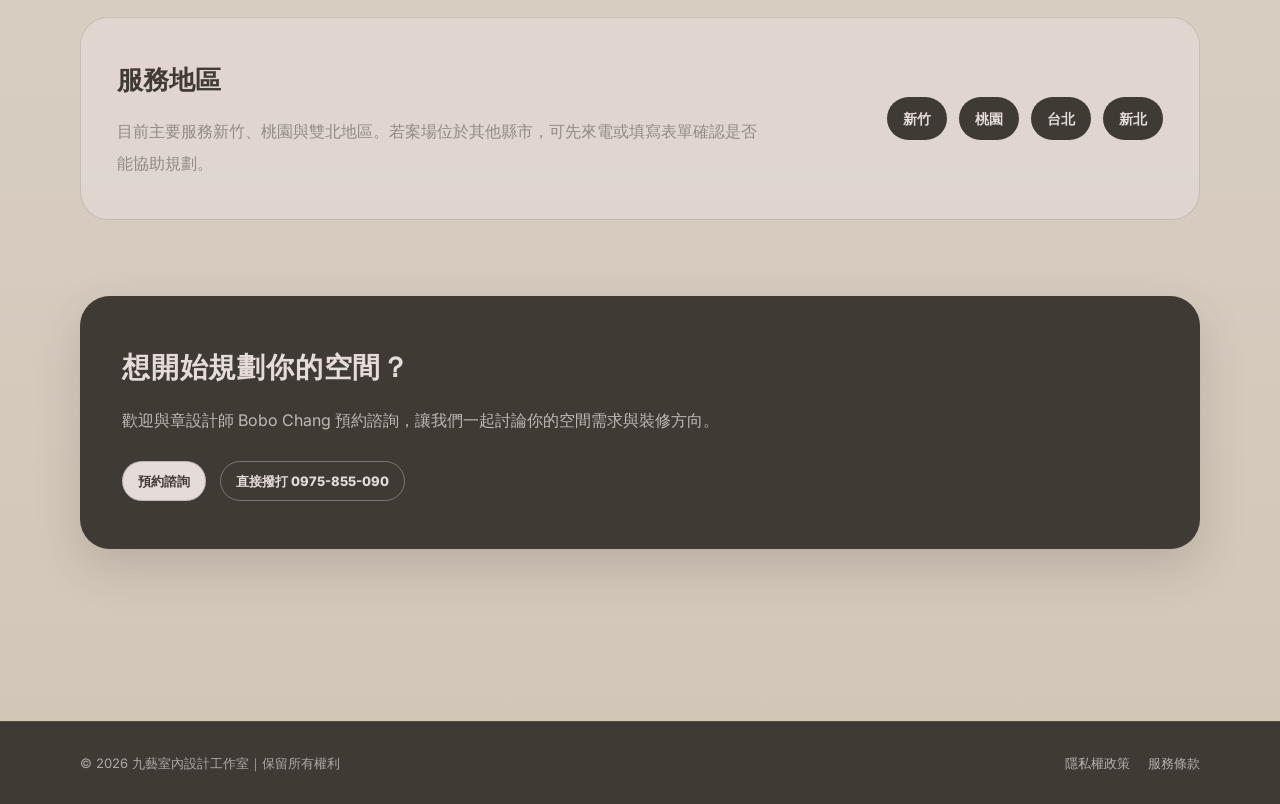
<file: page/services.html>
<!DOCTYPE html>
<html lang="zh-Hant">
<head>
  <meta charset="UTF-8" />
  <meta name="viewport" content="width=device-width, initial-scale=1.0" />
  <link href="https://fonts.googleapis.com/css2?family=Inter:wght@400;600;700;800;900&display=swap" rel="stylesheet">

  <title>Services｜九藝室內設計工作室</title>

  <link rel="stylesheet" href="../asset/style.css" />
  <link rel="stylesheet" href="../asset/services.css" />
</head>

<body>
  <!-- Header -->
  <header class="site-header">
    <div class="nav-inner">
      <a href="../index.html" class="logo">九藝室內設計</a>

      <nav class="nav-links">
        <a href="../index.html">首頁</a>
        <a href="about.html">About</a>
        <a href="projects.html">Projects</a>
        <a href="services.html">Services</a>
        <a href="contact.html">Contact</a>
      </nav>
    </div>
  </header>

  <main class="services-page">

    <!-- Page Header -->
    <section class="services-hero">
      <p class="services-label">Services</p>

      <h1 class="services-title">設計服務</h1>

      <p class="services-desc">
        九藝室內設計工作室提供住宅室內裝修設計、商業空間室內裝修設計、高齡老屋翻修設計、3D 空間效果圖與室內裝修工程統包等服務。從需求討論、風格定位、空間規劃到工程整合，我們協助您將理想空間逐步落實。
      </p>
    </section>

    <!-- Services List -->
    <section class="services-section">
      <h2 class="services-section-title">主要服務項目</h2>

      <div class="services-grid">

        <article class="service-card">
          <div class="service-number">01</div>
          <h3>住宅室內裝修設計</h3>
          <p>
            依照居住者的生活習慣、家庭成員、收納需求與空間條件，規劃兼具美感與實用性的居家環境。
          </p>
        </article>

        <article class="service-card">
          <div class="service-number">02</div>
          <h3>商業空間室內裝修設計</h3>
          <p>
            針對店面、辦公室、展示空間等商業場域，結合品牌定位、動線安排與視覺氛圍，提升整體空間識別度。
          </p>
        </article>

        <article class="service-card">
          <div class="service-number">03</div>
          <h3>高齡老屋翻修設計</h3>
          <p>
            針對老屋格局、採光、通風、動線安全與高齡友善需求進行整體改善，讓空間重新回到舒適與安心。
          </p>
        </article>

        <article class="service-card">
          <div class="service-number">04</div>
          <h3>3D 空間效果圖</h3>
          <p>
            透過 3D 視覺模擬，協助屋主在施工前理解空間比例、材質搭配、色彩配置與整體設計氛圍。
          </p>
        </article>

        <article class="service-card">
          <div class="service-number">05</div>
          <h3>室內裝修工程統包</h3>
          <p>
            整合設計、施工、材料與工程流程，協助降低溝通成本，讓裝修過程更有系統也更有效率。
          </p>
        </article>

        <article class="service-card">
          <div class="service-number">06</div>
          <h3>裝修諮詢與空間規劃</h3>
          <p>
            針對預算、風格、坪數、格局問題與裝修時程，提供初步方向與專業建議。
          </p>
        </article>

      </div>
    </section>

    <!-- Process -->
    <section class="services-section services-card">
      <h2>服務流程</h2>

      <div class="process-list">

        <div class="process-item">
          <span>Step 1</span>
          <h3>初步諮詢</h3>
          <p>了解空間狀況、服務地區、預算範圍、需求項目與喜歡的風格方向。</p>
        </div>

        <div class="process-item">
          <span>Step 2</span>
          <h3>需求討論</h3>
          <p>進一步確認生活習慣、空間問題、機能需求、裝修時程與設計重點。</p>
        </div>

        <div class="process-item">
          <span>Step 3</span>
          <h3>設計規劃</h3>
          <p>依照空間條件進行平面配置、風格設定、材質方向與 3D 效果圖規劃。</p>
        </div>

        <div class="process-item">
          <span>Step 4</span>
          <h3>工程執行</h3>
          <p>整合施工與工程流程，依照確認後的設計內容逐步完成裝修施作。</p>
        </div>

      </div>
    </section>

    <!-- Service Area -->
    <section class="services-section services-info">
      <div>
        <h2>服務地區</h2>
        <p>
          目前主要服務新竹、桃園與雙北地區。若案場位於其他縣市，可先來電或填寫表單確認是否能協助規劃。
        </p>
      </div>

      <div class="area-tags">
        <span>新竹</span>
        <span>桃園</span>
        <span>台北</span>
        <span>新北</span>
      </div>
    </section>

    <!-- CTA -->
    <section class="services-section services-cta">
      <h2>想開始規劃你的空間？</h2>

      <p>
        歡迎與章設計師 Bobo Chang 預約諮詢，讓我們一起討論你的空間需求與裝修方向。
      </p>

      <div class="services-actions">
        <a href="contact.html" class="btn-primary">預約諮詢</a>
        <a href="tel:0975855090" class="btn-outline">直接撥打 0975-855-090</a>
      </div>
    </section>

  </main>

  <!-- Footer -->
  <footer>
    <div class="footer-content">
      <p>© 2026 九藝室內設計工作室｜保留所有權利</p>
      <div>
        <a href="privacy.html">隱私權政策</a>
        <a href="service.html">服務條款</a>
      </div>
    </div>
  </footer>
</body>
</html>
</file>
<file: asset/style.css>
/* =========================================================
   九藝室內設計工作室 - Global Style
   ========================================================= */

/* =========================================================
   Base / Variables
   ========================================================= */

:root{
  /* Color Palette */
  --dark: #403A35;
  --gray: #918A86;
  --taupe: #B1A697;
  --sand: #D1C6B6;
  --light: #E5DCD9;

  /* Semantic Colors */
  --bg: #E5DCD9;
  --surface: #f3eeec;
  --surface-soft: #D1C6B6;
  --surface-dark: #403A35;

  --text: #403A35;
  --muted: #918A86;
  --line: rgba(64, 58, 53, .16);

  --accent: #B1A697;
  --accent-2: #D1C6B6;
  --deep: #403A35;

  /* Effects */
  --shadow: 0 18px 45px rgba(64, 58, 53, .18);
  --shadow-soft: 0 10px 28px rgba(64, 58, 53, .10);

  /* Radius */
  --radius: 18px;
  --radius-sm: 12px;
  --radius-lg: 26px;

  /* Layout */
  --container: 1120px;
}

/* =========================================================
   Reset
   ========================================================= */

*{
  margin: 0;
  padding: 0;
  box-sizing: border-box;
}

html{
  scroll-behavior: smooth;
}

body{
  min-height: 100vh;
  display: flex;
  flex-direction: column;
  background:
    radial-gradient(circle at top left, rgba(177, 166, 151, .38), transparent 34%),
    linear-gradient(180deg, var(--light) 0%, var(--sand) 100%);
  color: var(--text);
  font-family: "Inter", "Noto Sans TC", system-ui, -apple-system, BlinkMacSystemFont, "Segoe UI", sans-serif;
  line-height: 1.7;
}

img{
  max-width: 100%;
  display: block;
}

a{
  color: inherit;
}

button,
input,
textarea{
  font-family: inherit;
}

/* =========================================================
   Global Layout
   ========================================================= */

.site-header,
footer{
  padding-left: 24px;
  padding-right: 24px;
}

.page{
  width: min(100% - 48px, var(--container));
  margin: 0 auto;
  padding: 72px 0 96px;
}

/* =========================================================
   Navbar
   ========================================================= */

.site-header{
  position: sticky;
  top: 0;
  z-index: 20;
  background: rgba(229, 220, 217, .86);
  backdrop-filter: blur(16px);
  border-bottom: 1px solid rgba(64, 58, 53, .14);
}

.nav-inner{
  max-width: var(--container);
  margin: 0 auto;
  padding: 18px 0;
  display: flex;
  align-items: center;
  justify-content: space-between;
  gap: 24px;
}

.logo{
  position: relative;
  color: var(--dark);
  text-decoration: none;
  font-size: 22px;
  font-weight: 900;
  letter-spacing: 1.5px;
}

.logo::after{
  content: "";
  position: absolute;
  left: 0;
  bottom: -7px;
  width: 32px;
  height: 2px;
  border-radius: 99px;
  background: linear-gradient(90deg, var(--dark), var(--taupe));
  transition: width .25s ease;
}

.logo:hover::after{
  width: 100%;
}

.nav-links{
  display: flex;
  align-items: center;
  gap: 8px;
  flex-wrap: wrap;
}

.nav-links a{
  color: var(--dark);
  text-decoration: none;
  font-size: 14px;
  letter-spacing: .5px;
  padding: 8px 13px;
  border-radius: 999px;
  transition: color .2s ease, background .2s ease;
}

.nav-links a:hover{
  color: var(--light);
  background: var(--dark);
}

/* =========================================================
   Buttons
   ========================================================= */

.btn-outline,
.btn-primary{
  display: inline-block;
  border-radius: 999px;
  padding: 8px 15px;
  font-size: 13px;
  font-weight: 800;
  cursor: pointer;
  text-decoration: none;
  transition: transform .15s ease, background .15s ease, color .15s ease, border-color .15s ease;
}

.btn-outline{
  background: transparent;
  border: 1px solid rgba(64, 58, 53, .24);
  color: var(--dark);
}

.btn-outline:hover{
  background: rgba(64, 58, 53, .08);
}

.btn-primary{
  border: 1px solid rgba(64, 58, 53, .22);
  background: var(--dark);
  color: var(--light);
}

.btn-primary:hover{
  transform: translateY(-1px);
  background: #2f2a26;
}

/* =========================================================
   Common Cards
   ========================================================= */

.card{
  background: rgba(243, 238, 236, .86);
  border: 1px solid var(--line);
  border-radius: var(--radius-lg);
  box-shadow: var(--shadow-soft);
  padding: 32px 28px;
}

.section-title{
  font-size: 26px;
  font-weight: 900;
  color: var(--dark);
  letter-spacing: .8px;
  margin-bottom: 18px;
}

.section-desc{
  color: var(--muted);
  line-height: 2;
}

/* =========================================================
   Form Elements
   ========================================================= */

input,
textarea{
  width: 100%;
  border: 1px solid var(--line);
  background: rgba(229, 220, 217, .58);
  color: var(--dark);
  border-radius: var(--radius-sm);
  outline: none;
  transition: border-color .2s ease, box-shadow .2s ease, background .2s ease;
}

input:focus,
textarea:focus{
  border-color: rgba(64, 58, 53, .42);
  box-shadow: 0 0 0 4px rgba(64, 58, 53, .08);
  background: rgba(229, 220, 217, .78);
}

/* =========================================================
   Footer
   ========================================================= */

footer{
  margin-top: auto;
  padding-top: 30px;
  padding-bottom: 30px;
  background: var(--dark);
  border-top: 1px solid rgba(229, 220, 217, .12);
}

.footer-content{
  max-width: var(--container);
  margin: 0 auto;
  display: flex;
  justify-content: space-between;
  gap: 14px;
  flex-wrap: wrap;
  color: rgba(229, 220, 217, .68);
  font-size: 13px;
}

footer a{
  color: rgba(229, 220, 217, .72);
  text-decoration: none;
  margin-left: 14px;
  transition: color .2s ease;
}

footer a:hover{
  color: var(--light);
}

/* =========================================================
   Responsive
   ========================================================= */

@media (max-width: 900px){
  .page{
    width: min(100% - 40px, var(--container));
    padding: 60px 0 84px;
  }
}

@media (max-width: 720px){
  .nav-inner{
    align-items: flex-start;
    flex-direction: column;
  }

  .nav-links{
    gap: 6px;
  }

  .nav-links a{
    padding: 7px 10px;
  }
}

@media (max-width: 520px){
  .site-header,
  footer{
    padding-left: 16px;
    padding-right: 16px;
  }

  .page{
    width: min(100% - 28px, var(--container));
    padding: 46px 0 70px;
  }

  .logo{
    font-size: 20px;
  }

  .footer-content{
    flex-direction: column;
  }

  footer a{
    margin-left: 0;
    margin-right: 14px;
  }
}
</file>
<file: asset/about.css>
/* =========================================================
   About Page - 九藝室內設計工作室
   ========================================================= */

.about-page{
  width: min(100% - 48px, var(--container));
  margin: 0 auto;
  padding: 76px 0 104px;
}

.about-section{
  margin-bottom: 76px;
}


.about-hero{
  margin-bottom: 76px;
}

.about-label{
  color: var(--muted);
  font-size: 14px;
  letter-spacing: 1.6px;
  margin-bottom: 14px;
  text-transform: uppercase;
}

.about-title{
  font-size: clamp(34px, 5vw, 56px);
  line-height: 1.2;
  margin-bottom: 26px;
  color: var(--dark);
  letter-spacing: 1px;
}

.about-desc{
  max-width: 840px;
  color: var(--muted);
  font-size: 16px;
  line-height: 2.05;
}

.about-section-title{
  font-size: 26px;
  margin-bottom: 26px;
  color: var(--dark);
  letter-spacing: .8px;
}

.about-card{
  background: rgba(243, 238, 236, .86);
  border: 1px solid var(--line);
  border-radius: 28px;
  box-shadow: var(--shadow-soft);
  padding: 44px 40px;
}

.about-card h2{
  font-size: 26px;
  margin-bottom: 22px;
  color: var(--dark);
  letter-spacing: .8px;
}

.about-card p{
  color: var(--muted);
  line-height: 2.05;
  margin-bottom: 18px;
}

.about-card p:last-child{
  margin-bottom: 0;
}

.about-grid-3{
  display: grid;
  grid-template-columns: repeat(3, 1fr);
  gap: 26px;
}

.about-mini-card{
  background: rgba(243, 238, 236, .82);
  border: 1px solid var(--line);
  border-radius: 26px;
  box-shadow: var(--shadow-soft);
  padding: 34px 28px;
}

.about-mini-card h3{
  font-size: 18px;
  margin-bottom: 14px;
  color: var(--dark);
  letter-spacing: .5px;
}

.about-mini-card p{
  color: var(--muted);
  font-size: 14px;
  line-height: 1.95;
}

.about-designer{
  display: grid;
  grid-template-columns: 1fr 1.8fr;
  gap: 46px;
  align-items: center;
}

.about-designer-photo{
  min-height: 340px;
  border-radius: 26px;
  background:
    linear-gradient(135deg, rgba(177,166,151,.45), rgba(209,198,182,.88));
  display: flex;
  align-items: center;
  justify-content: center;
  color: var(--gray);
  font-weight: 900;
  letter-spacing: 1px;
  overflow: hidden;
}

.about-designer-photo img{
  width: 100%;
  height: 100%;
  object-fit: cover;
  display: block;
}

.about-designer-info strong{
  color: var(--dark);
}

.about-info-grid{
  display: grid;
  grid-template-columns: 160px 1fr;
  gap: 20px 18px;
}

.about-info-label{
  color: var(--muted);
}

.about-info-value{
  color: var(--dark);
  line-height: 1.9;
}

.about-cta{
  background: var(--dark);
  color: var(--light);
  border-radius: 28px;
  padding: 48px 42px;
  box-shadow: var(--shadow);
}

.about-cta h2{
  font-size: 26px;
  margin-bottom: 16px;
  letter-spacing: .8px;
}

.about-cta p{
  color: rgba(229, 220, 217, .78);
  line-height: 1.95;
  margin-bottom: 24px;
  max-width: 760px;
}

.about-actions{
  display: flex;
  gap: 14px;
  flex-wrap: wrap;
}

.about-cta .btn-primary{
  background: var(--light);
  color: var(--dark);
  text-decoration: none;
}

.about-cta .btn-primary:hover{
  background: var(--sand);
}

.about-cta .btn-outline{
  color: var(--light);
  border-color: rgba(229, 220, 217, .36);
  text-decoration: none;
}

.about-cta .btn-outline:hover{
  background: rgba(229, 220, 217, .10);
}

/* =========================================================
   About Responsive
   ========================================================= */

@media (max-width: 900px){
  .about-page{
    width: min(100% - 40px, var(--container));
    padding: 60px 0 84px;
  }

  .about-section,
  .about-hero{
    margin-bottom: 60px;
  }

  .about-card{
    padding: 36px 30px;
  }

  .about-grid-3{
    grid-template-columns: 1fr;
    gap: 20px;
  }

  .about-designer{
    grid-template-columns: 1fr;
    gap: 30px;
  }

  .about-designer-photo{
    min-height: 300px;
  }
}

@media (max-width: 520px){
  .about-page{
    width: min(100% - 28px, var(--container));
    padding: 46px 0 70px;
  }

  .about-section,
  .about-hero{
    margin-bottom: 46px;
  }

  .about-title{
    font-size: 32px;
    line-height: 1.3;
  }

  .about-desc{
    font-size: 15px;
    line-height: 1.95;
  }

  .about-card,
  .about-mini-card{
    padding: 28px 22px;
    border-radius: 22px;
  }

  .about-card h2,
  .about-cta h2,
  .about-section-title{
    font-size: 22px;
  }

  .about-info-grid{
    grid-template-columns: 1fr;
    gap: 6px;
  }

  .about-info-value{
    margin-bottom: 14px;
  }

  .about-designer-photo{
    min-height: 240px;
  }

  .about-cta{
    padding: 34px 26px;
    border-radius: 22px;
  }

  .about-actions{
    flex-direction: column;
    align-items: flex-start;
  }
}
</file>
<file: asset/contact.css>
/* =========================================================
   Contact Page - 九藝室內設計工作室
   ========================================================= */

.contact-page{
  width: min(100% - 48px, var(--container));
  margin: 0 auto;
  padding: 72px 0 96px;
}

.contact-hero{
  margin-bottom: 60px;
}

.contact-label{
  color: var(--muted);
  font-size: 14px;
  letter-spacing: 1.6px;
  text-transform: uppercase;
  margin-bottom: 12px;
}

.contact-title{
  font-size: clamp(34px, 5vw, 54px);
  line-height: 1.2;
  margin-bottom: 22px;
  color: var(--dark);
  letter-spacing: 1px;
}

.contact-desc{
  max-width: 1200px;
  color: var(--muted);
  font-size: 16px;
  line-height: 2;
}

.contact-section{
  margin-bottom: 76px;
}

.contact-card{
  background: rgba(243, 238, 236, .86);
  border: 1px solid var(--line);
  border-radius: 28px;
  box-shadow: var(--shadow-soft);
  padding: 42px 38px;
}

.contact-card h2{
  font-size: 26px;
  color: var(--dark);
  margin-bottom: 22px;
  letter-spacing: .8px;
}

.contact-section-desc{
  color: var(--muted);
  font-size: 15px;
  line-height: 2;
  margin-bottom: 26px;
}

.contact-info-grid{
  display: grid;
  grid-template-columns: 160px 1fr;
  gap: 20px 18px;
  align-items: start;
}

.contact-info-label{
  color: var(--muted);
}

.contact-info-value{
  color: var(--dark);
  line-height: 1.9;
}

.contact-info-value span{
  color: var(--muted);
  font-size: 13px;
}

.contact-area-grid{
  display: grid;
  grid-template-columns: repeat(3, 1fr);
  gap: 18px;
}

.contact-service-grid{
  display: grid;
  grid-template-columns: repeat(2, 1fr);
  gap: 18px;
}

.contact-mini-card{
  background: rgba(229, 220, 217, .58);
  border: 1px solid var(--line);
  border-radius: 22px;
  padding: 24px 22px;
}

.contact-mini-card h3{
  font-size: 17px;
  color: var(--dark);
  margin-bottom: 10px;
  letter-spacing: .5px;
}

.contact-mini-card p{
  color: var(--muted);
  font-size: 14px;
  line-height: 1.9;
}

.contact-form{
  display: grid;
  gap: 14px;
}

.contact-form input,
.contact-form textarea{
  padding: 13px 15px;
  resize: vertical;
}

.contact-actions{
  display: flex;
  gap: 12px;
  flex-wrap: wrap;
  align-items: center;
  margin-top: 4px;
}

/* =========================================================
   Responsive
   ========================================================= */

@media (max-width: 900px){
  .contact-page{
    width: min(100% - 40px, var(--container));
    padding: 60px 0 84px;
  }

  .contact-section{
    margin-bottom: 60px;
  }

  .contact-card{
    padding: 36px 30px;
  }

  .contact-area-grid,
  .contact-service-grid{
    grid-template-columns: 1fr;
  }
}

@media (max-width: 520px){
  .contact-page{
    width: min(100% - 28px, var(--container));
    padding: 46px 0 70px;
  }

  .contact-hero{
    margin-bottom: 46px;
  }

  .contact-section{
    margin-bottom: 46px;
  }

  .contact-title{
    font-size: 32px;
    line-height: 1.3;
  }

  .contact-desc{
    font-size: 15px;
    line-height: 1.95;
  }

  .contact-card{
    padding: 30px 24px;
    border-radius: 22px;
  }

  .contact-card h2{
    font-size: 22px;
  }

  .contact-info-grid{
    grid-template-columns: 1fr;
    gap: 6px;
  }

  .contact-info-value{
    margin-bottom: 14px;
  }

  .contact-actions{
    flex-direction: column;
    align-items: flex-start;
  }
}
</file>
<file: asset/policy.css>
/* =========================================================
   Service Page - 九藝室內設計工作室
   ========================================================= */

.policy-page{
  max-width: 880px;
  margin: 0 auto;
  background: rgba(243, 238, 236, .86);
  border: 1px solid var(--line);
  border-radius: 28px;
  box-shadow: var(--shadow-soft);
  padding: 56px 52px;
}

.policy-page h1{
  font-size: clamp(30px, 4vw, 42px);
  line-height: 1.2;
  color: var(--dark);
  margin-bottom: 28px;
  letter-spacing: 1px;
}

.policy-page p{
  color: var(--muted);
  font-size: 15px;
  line-height: 2;
  margin-bottom: 28px;
}

.policy-page h2{
  position: relative;
  font-size: 20px;
  line-height: 1.4;
  color: var(--dark);
  margin-top: 42px;
  margin-bottom: 14px;
  padding-left: 18px;
  letter-spacing: .6px;
}

.policy-page h2::before{
  content: "";
  position: absolute;
  left: 0;
  top: .35em;
  width: 5px;
  height: 1.1em;
  border-radius: 999px;
  background: var(--taupe);
}

.policy-page ul{
  margin: 0 0 28px 0;
  padding-left: 22px;
  color: var(--muted);
}

.policy-page li{
  font-size: 15px;
  line-height: 2;
  margin-bottom: 8px;
}

.policy-page a{
  color: var(--dark);
  font-weight: 800;
  text-decoration: none;
  border-bottom: 1px solid rgba(64, 58, 53, .35);
}

.policy-page a:hover{
  color: var(--gray);
  border-bottom-color: var(--gray);
}

.policy-page > p:first-of-type{
  font-size: 16px;
  color: var(--dark);
  line-height: 2.05;
  padding-bottom: 26px;
  margin-bottom: 34px;
  border-bottom: 1px solid var(--line);
}

.policy-page p:last-child{
  margin-bottom: 0;
}

/* =========================================================
   Responsive
   ========================================================= */

@media (max-width: 900px){
  .policy-page{
    max-width: 100%;
    padding: 44px 36px;
    border-radius: 24px;
  }

  .policy-page h1{
    margin-bottom: 24px;
  }

  .policy-page h2{
    margin-top: 36px;
  }
}

@media (max-width: 520px){
  .policy-page{
    padding: 34px 24px;
    border-radius: 22px;
  }

  .policy-page h1{
    font-size: 30px;
    margin-bottom: 22px;
  }

  .policy-page h2{
    font-size: 18px;
    margin-top: 32px;
    margin-bottom: 12px;
  }

  .policy-page p,
  .policy-page li{
    font-size: 14px;
    line-height: 1.9;
  }

  .policy-page > p:first-of-type{
    font-size: 15px;
    margin-bottom: 30px;
  }
}
</file>
<file: asset/services.css>
/* =========================================================
   Services Page - 九藝室內設計工作室
   服務項目頁專用樣式
   ========================================================= */

.services-page{
  width: min(100% - 48px, var(--container));
  margin: 0 auto;
  padding: 72px 0 96px;
}

/* ===== Page Header ===== */
.services-hero{
  margin-bottom: 64px;
}

.services-label{
  color: var(--muted);
  font-size: 14px;
  letter-spacing: 1.6px;
  text-transform: uppercase;
  margin-bottom: 12px;
}

.services-title{
  font-size: clamp(34px, 5vw, 54px);
  line-height: 1.2;
  margin-bottom: 22px;
  color: var(--dark);
  letter-spacing: 1px;
}

.services-desc{
  max-width: 840px;
  color: var(--muted);
  font-size: 16px;
  line-height: 2;
}

/* ===== Sections ===== */
.services-section{
  margin-bottom: 76px;
}

.services-section-title{
  position: relative;
  font-size: 26px;
  font-weight: 900;
  letter-spacing: 1px;
  margin-bottom: 30px;
  color: var(--dark);
}

.services-section-title::after{
  content: "";
  display: block;
  width: 54px;
  height: 3px;
  margin-top: 10px;
  border-radius: 99px;
  background: linear-gradient(90deg, var(--dark), var(--taupe));
}

/* ===== Service Cards ===== */
.services-grid{
  display: grid;
  grid-template-columns: repeat(3, 1fr);
  gap: 24px;
}

.service-card{
  position: relative;
  background: rgba(243, 238, 236, .86);
  border: 1px solid var(--line);
  border-radius: 28px;
  box-shadow: var(--shadow-soft);
  padding: 34px 28px 32px;
  transition: transform .22s ease, box-shadow .22s ease, border-color .22s ease;
}

.service-card:hover{
  transform: translateY(-6px);
  box-shadow: 0 24px 48px rgba(64, 58, 53, .18);
  border-color: rgba(64, 58, 53, .30);
}

.service-number{
  width: fit-content;
  margin-bottom: 18px;
  padding: 6px 12px;
  border-radius: 999px;
  background: var(--dark);
  color: var(--light);
  font-size: 12px;
  font-weight: 900;
  letter-spacing: 1px;
}

.service-card h3{
  font-size: 19px;
  color: var(--dark);
  margin-bottom: 14px;
  letter-spacing: .5px;
}

.service-card p{
  color: var(--muted);
  font-size: 14px;
  line-height: 1.95;
}

/* ===== Process ===== */
.services-card{
  background: rgba(243, 238, 236, .86);
  border: 1px solid var(--line);
  border-radius: 30px;
  box-shadow: var(--shadow-soft);
  padding: 44px 40px;
}

.services-card h2{
  font-size: 26px;
  color: var(--dark);
  margin-bottom: 28px;
  letter-spacing: .8px;
}

.process-list{
  display: grid;
  gap: 18px;
}

.process-item{
  display: grid;
  grid-template-columns: 110px 180px 1fr;
  gap: 18px;
  align-items: start;
  padding: 22px 0;
  border-top: 1px solid var(--line);
}

.process-item:first-child{
  border-top: none;
  padding-top: 0;
}

.process-item span{
  color: var(--gray);
  font-size: 13px;
  font-weight: 900;
  letter-spacing: 1px;
}

.process-item h3{
  color: var(--dark);
  font-size: 17px;
}

.process-item p{
  color: var(--muted);
  font-size: 14px;
  line-height: 1.9;
}

/* ===== Service Area ===== */
.services-info{
  display: grid;
  grid-template-columns: 1.4fr .8fr;
  gap: 32px;
  align-items: center;
  background: rgba(229, 220, 217, .62);
  border: 1px solid var(--line);
  border-radius: 28px;
  padding: 40px 36px;
}

.services-info h2{
  font-size: 26px;
  color: var(--dark);
  margin-bottom: 14px;
}

.services-info p{
  color: var(--muted);
  line-height: 1.95;
}

.area-tags{
  display: flex;
  flex-wrap: wrap;
  gap: 12px;
  justify-content: flex-end;
}

.area-tags span{
  display: inline-flex;
  padding: 10px 16px;
  border-radius: 999px;
  background: var(--dark);
  color: var(--light);
  font-size: 14px;
  font-weight: 900;
}

/* ===== CTA ===== */
.services-cta{
  background: var(--dark);
  color: var(--light);
  border-radius: 30px;
  padding: 48px 42px;
  box-shadow: var(--shadow);
}

.services-cta h2{
  font-size: 28px;
  margin-bottom: 14px;
  letter-spacing: .8px;
}

.services-cta p{
  max-width: 760px;
  color: rgba(229, 220, 217, .78);
  line-height: 1.95;
  margin-bottom: 24px;
}

.services-actions{
  display: flex;
  gap: 14px;
  flex-wrap: wrap;
}

.services-cta .btn-primary{
  background: var(--light);
  color: var(--dark);
}

.services-cta .btn-primary:hover{
  background: var(--sand);
}

.services-cta .btn-outline{
  color: var(--light);
  border-color: rgba(229, 220, 217, .36);
}

.services-cta .btn-outline:hover{
  background: rgba(229, 220, 217, .10);
}

/* =========================================================
   Responsive
   ========================================================= */

@media (max-width: 900px){
  .services-page{
    width: min(100% - 40px, var(--container));
    padding: 60px 0 84px;
  }

  .services-section{
    margin-bottom: 60px;
  }

  .services-grid{
    grid-template-columns: repeat(2, 1fr);
  }

  .process-item{
    grid-template-columns: 90px 1fr;
  }

  .process-item p{
    grid-column: 2 / 3;
  }

  .services-info{
    grid-template-columns: 1fr;
  }

  .area-tags{
    justify-content: flex-start;
  }
}

@media (max-width: 520px){
  .services-page{
    width: min(100% - 28px, var(--container));
    padding: 46px 0 70px;
  }

  .services-hero{
    margin-bottom: 46px;
  }

  .services-section{
    margin-bottom: 46px;
  }

  .services-title{
    font-size: 32px;
    line-height: 1.3;
  }

  .services-desc{
    font-size: 15px;
    line-height: 1.95;
  }

  .services-grid{
    grid-template-columns: 1fr;
  }

  .service-card,
  .services-card,
  .services-info,
  .services-cta{
    padding: 30px 24px;
    border-radius: 22px;
  }

  .services-card h2,
  .services-info h2,
  .services-cta h2{
    font-size: 22px;
  }

  .process-item{
    grid-template-columns: 1fr;
    gap: 8px;
  }

  .process-item p{
    grid-column: auto;
  }

  .services-actions{
    flex-direction: column;
    align-items: flex-start;
  }
}
</file>
